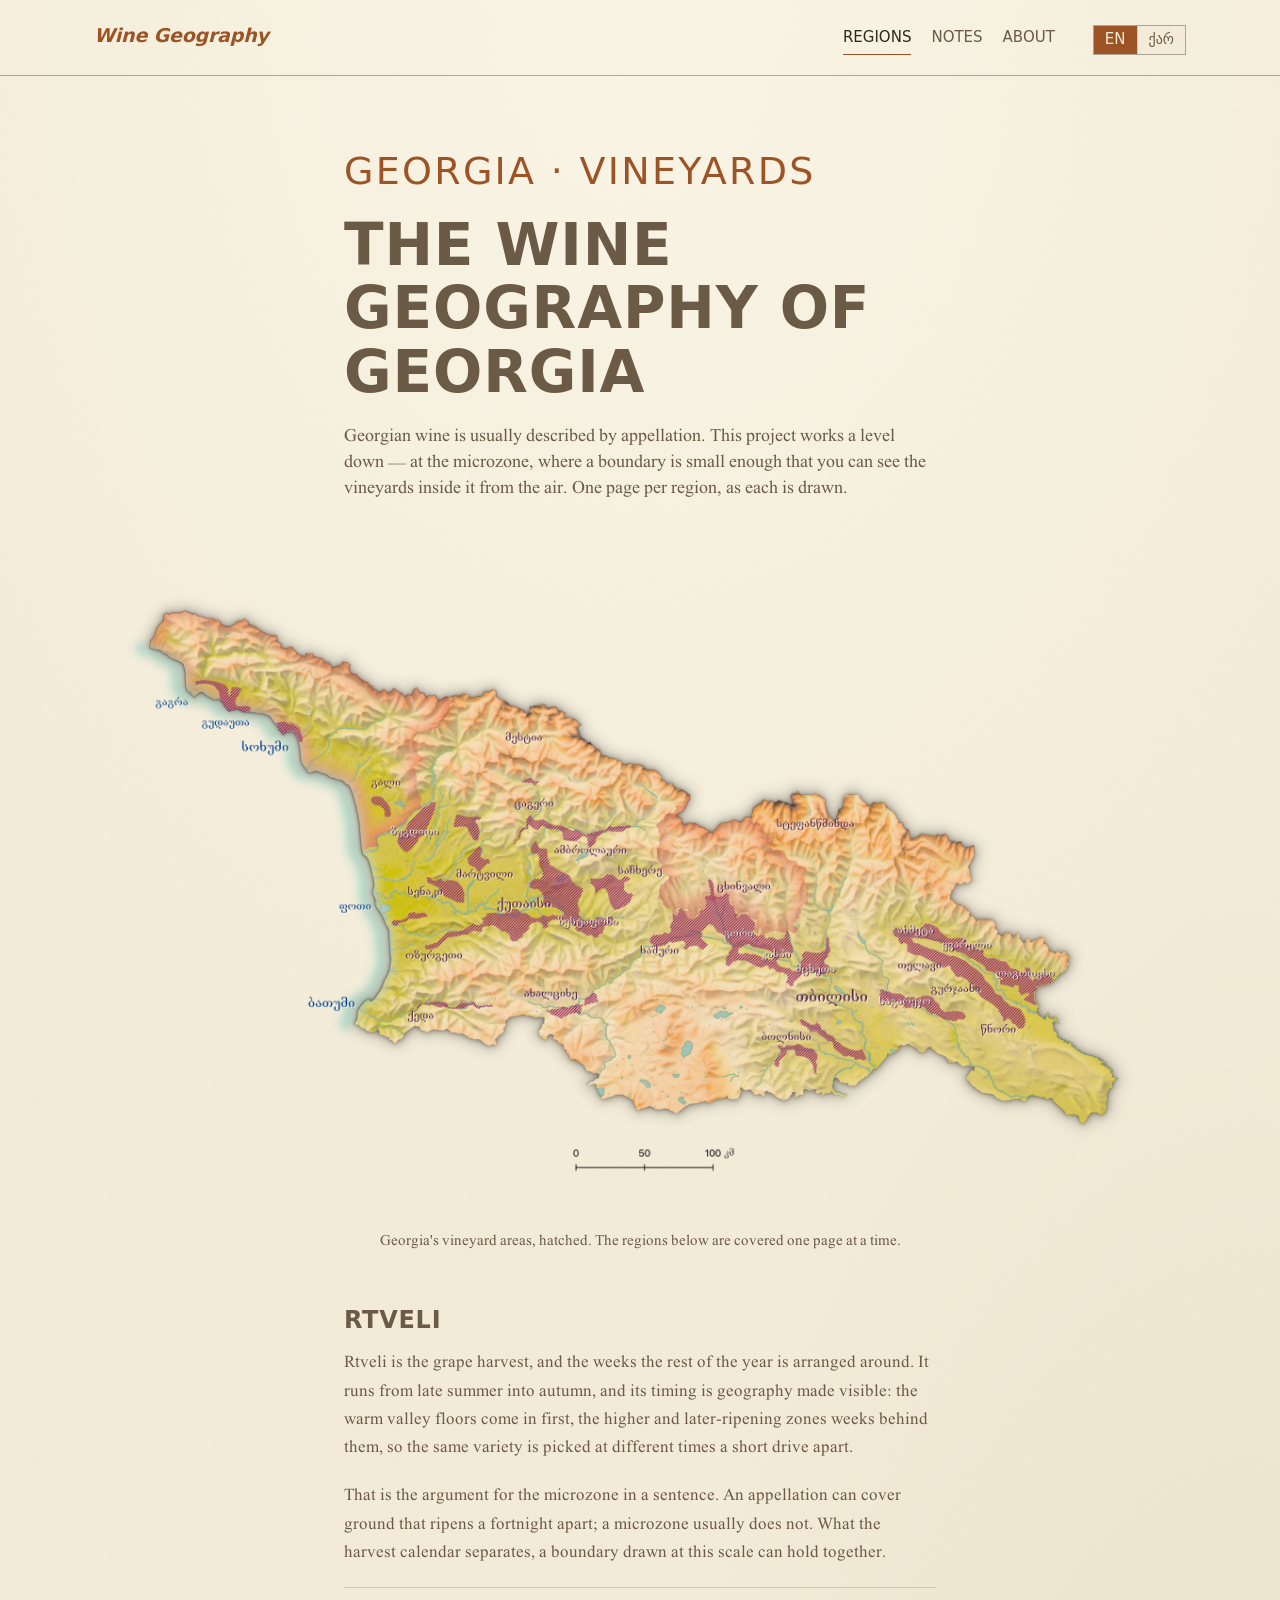
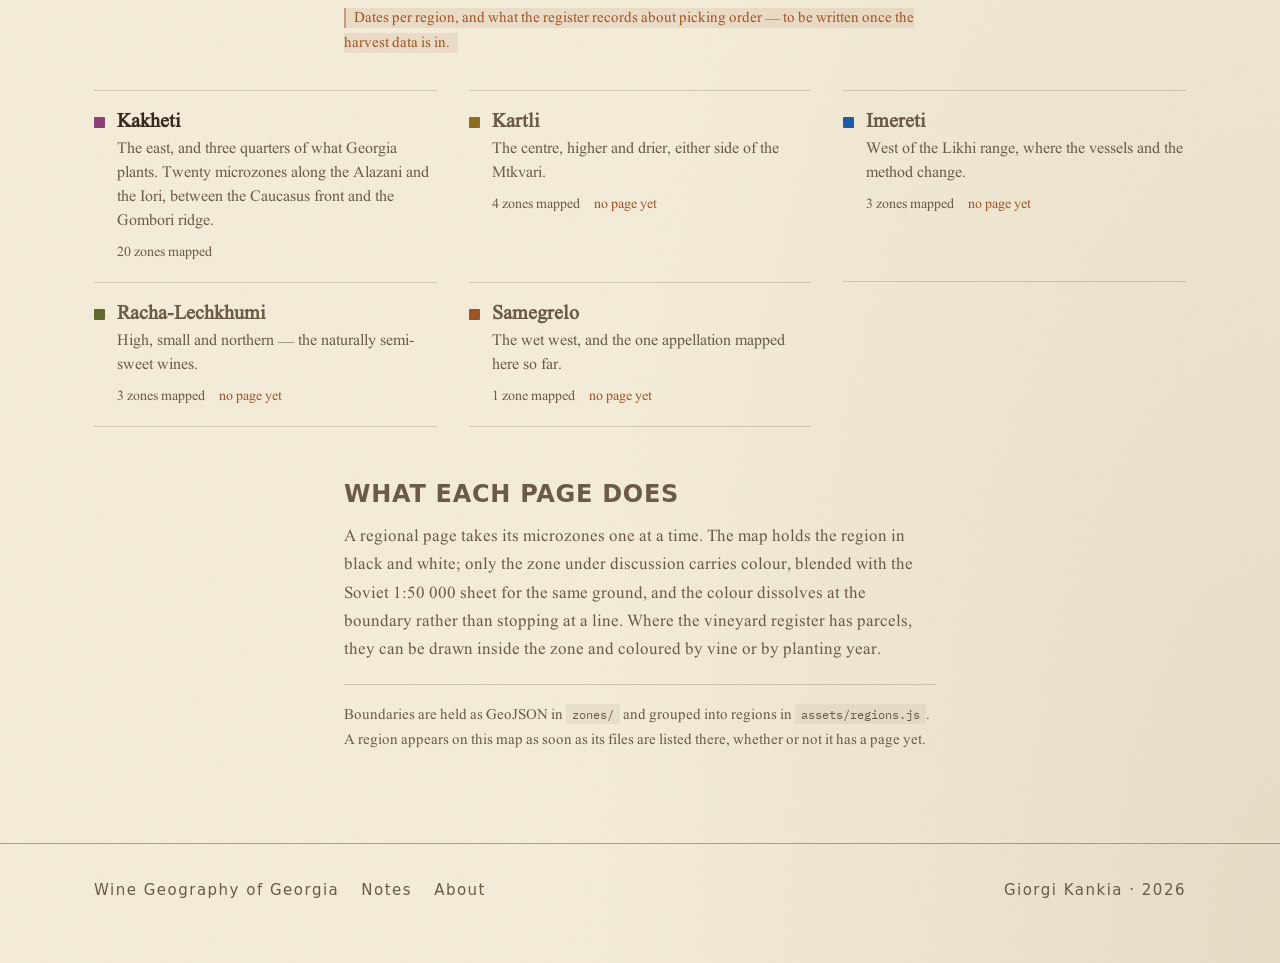
<file: index.html>
<!DOCTYPE html>
<html lang="en">
<head>
<meta charset="utf-8">
<meta name="viewport" content="width=device-width, initial-scale=1">
<meta http-equiv="Cache-Control" content="no-cache, must-revalidate">
<meta http-equiv="Pragma" content="no-cache">
<title>Wine Geography of Georgia</title>
<meta name="description" content="Mapping Georgia's wine regions, microzone by microzone.">

<link href="https://fonts.googleapis.com/css2?family=Google+Sans:ital,opsz,wght,GRAD@0,17..18,400..700,-50..200;1,17..18,400..700,-50..200&amp;family=IBM+Plex+Mono:wght@500&amp;display=swap" rel="stylesheet">
<link href="assets/site.css?v=20260831h" rel="stylesheet">
</head>
<body>

<header class="site-head">
  <div class="site-head-in">
    <a class="wordmark" href="index.html"><span lang="en">Wine <span>Geography</span></span><span lang="ka">ღვინის <span>გეოგრაფია</span></span></a>
    <nav class="site-nav">
      <a href="index.html" aria-current="page" data-i18n="nav.regions">Regions</a>
      <a href="notes.html" data-i18n="nav.notes">Notes</a>
      <a href="about.html" data-i18n="nav.about">About</a>
    </nav>
  </div>
</header>

<article>
  <div class="prose lede">
    <p class="eyebrow" lang="en">Georgia · vineyards</p>
    <p class="eyebrow" lang="ka">საქართველო · ვენახები</p>

    <h1 class="title" lang="en">The wine geography of Georgia</h1>
    <h1 class="title" lang="ka">საქართველოს მევენახეობისა და ღვინის გეოგრაფია</h1>

    <p class="standfirst" lang="en">Georgian wine is usually described by appellation.
      This project works a level down — at the microzone, where a boundary is small
      enough that you can see the vineyards inside it from the air. One page per
      region, as each is drawn.</p>
    <p class="standfirst" lang="ka">ქართულ ღვინოს ჩვეულებრივ აპელაციით აღწერენ. ეს
      პროექტი ერთი საფეხურით ქვემოთ მუშაობს — მიკროზონაზე, სადაც საზღვარი იმდენად
      მცირეა, რომ მასში მოქცეული ვენახები ჰაერიდან ჩანს. თითო გვერდი თითო
      რეგიონისთვის, როგორც კი დაიხაზება.</p>
    <p class="lang-pending" lang="ka">ამ გვერდის ძირითადი ტექსტი ჯერ ინგლისურადაა.
      სათაურები, რეგიონები და რუკის ინტერფეისი ქართულადაა.</p>
  </div>

  <!-- ── the country ─────────────────────────────────────────────────── -->
  <figure class="country">
    <img class="country-map" src="img/wine-geography-ka.png"
         alt="Relief map of Georgia with the vineyard areas hatched"
         width="2000" height="1414" loading="lazy">
    <figcaption class="country-note" data-i18n="hub.mapNote"></figcaption>
  </figure>

  <!-- ── rtveli ──────────────────────────────────────────────────────── -->
  <div class="prose">
    <h2 lang="en">Rtveli</h2>
    <h2 lang="ka">რთველი</h2>

    <p lang="en">Rtveli is the grape harvest, and the weeks the rest of the year
      is arranged around. It runs from late summer into autumn, and its timing is
      geography made visible: the warm valley floors come in first, the higher and
      later-ripening zones weeks behind them, so the same variety is picked at
      different times a short drive apart.</p>
    <p lang="ka">რთველი ყურძნის კრეფის სეზონია — კვირეები, რომელთა გარშემოც წლის
      დანარჩენი დროა გაწყობილი. ზაფხულის ბოლოდან შემოდგომამდე გრძელდება და მისი
      ვადა თავად გეოგრაფიას იმეორებს: ჯერ თბილი დაბლობი იკრიფება, უფრო მაღალი და
      გვიან მწიფე ზონები კი კვირებით გვიან — ისე, რომ ერთი და იგივე ჯიში ერთმანეთთან
      ახლოს სხვადასხვა დროს იკრიფება.</p>

    <p lang="en">That is the argument for the microzone in a sentence. An
      appellation can cover ground that ripens a fortnight apart; a microzone
      usually does not. What the harvest calendar separates, a boundary drawn at
      this scale can hold together.</p>
    <p lang="ka">სწორედ ეს არის მიკროზონის საჭიროების მთავარი არგუმენტი. აპელაცია
      შეიძლება მოიცავდეს ისეთ ტერიტორიას, სადაც მოსავალი ორი კვირის სხვაობით
      მწიფდება; მიკროზონა — ჩვეულებრივ არა. რასაც რთველის კალენდარი ჰყოფს, ამ
      მასშტაბით გავლებული საზღვარი ერთად იკავებს.</p>

    <p class="note"><span class="todo">Dates per region, and what the register
      records about picking order — to be written once the harvest data is
      in.</span></p>
  </div>

  <!-- ── the regions ─────────────────────────────────────────────────── -->
  <div class="prose prose-wide">
    <div id="region-list" class="regions"></div>
  </div>

  <div class="prose">
    <h2 lang="en">What each page does</h2>
    <h2 lang="ka">რას აკეთებს თითოეული გვერდი</h2>

    <p>A regional page takes its microzones one at a time. The map holds the region
      in black and white; only the zone under discussion carries colour, blended
      with the Soviet 1:50&nbsp;000 sheet for the same ground, and the colour
      dissolves at the boundary rather than stopping at a line. Where the vineyard
      register has parcels, they can be drawn inside the zone and coloured by vine
      or by planting year.</p>

    <p class="note">Boundaries are held as GeoJSON in <code>zones/</code> and grouped
      into regions in <code>assets/regions.js</code>. A region appears on this map as
      soon as its files are listed there, whether or not it has a page yet.</p>
  </div>
</article>

<footer class="site-foot">
  <div class="site-foot-in">
    <span>Wine Geography of Georgia</span>
    <a href="notes.html" data-i18n="nav.notes">Notes</a>
    <a href="about.html" data-i18n="nav.about">About</a>
    <span class="spacer">Giorgi Kankia · 2026</span>
  </div>
</footer>

<script src="assets/i18n.js?v=20260831h"></script>
<script src="assets/regions.js?v=20260831h"></script>
<script src="assets/hub.js?v=20260831h"></script>
</body>
</html>
</file>
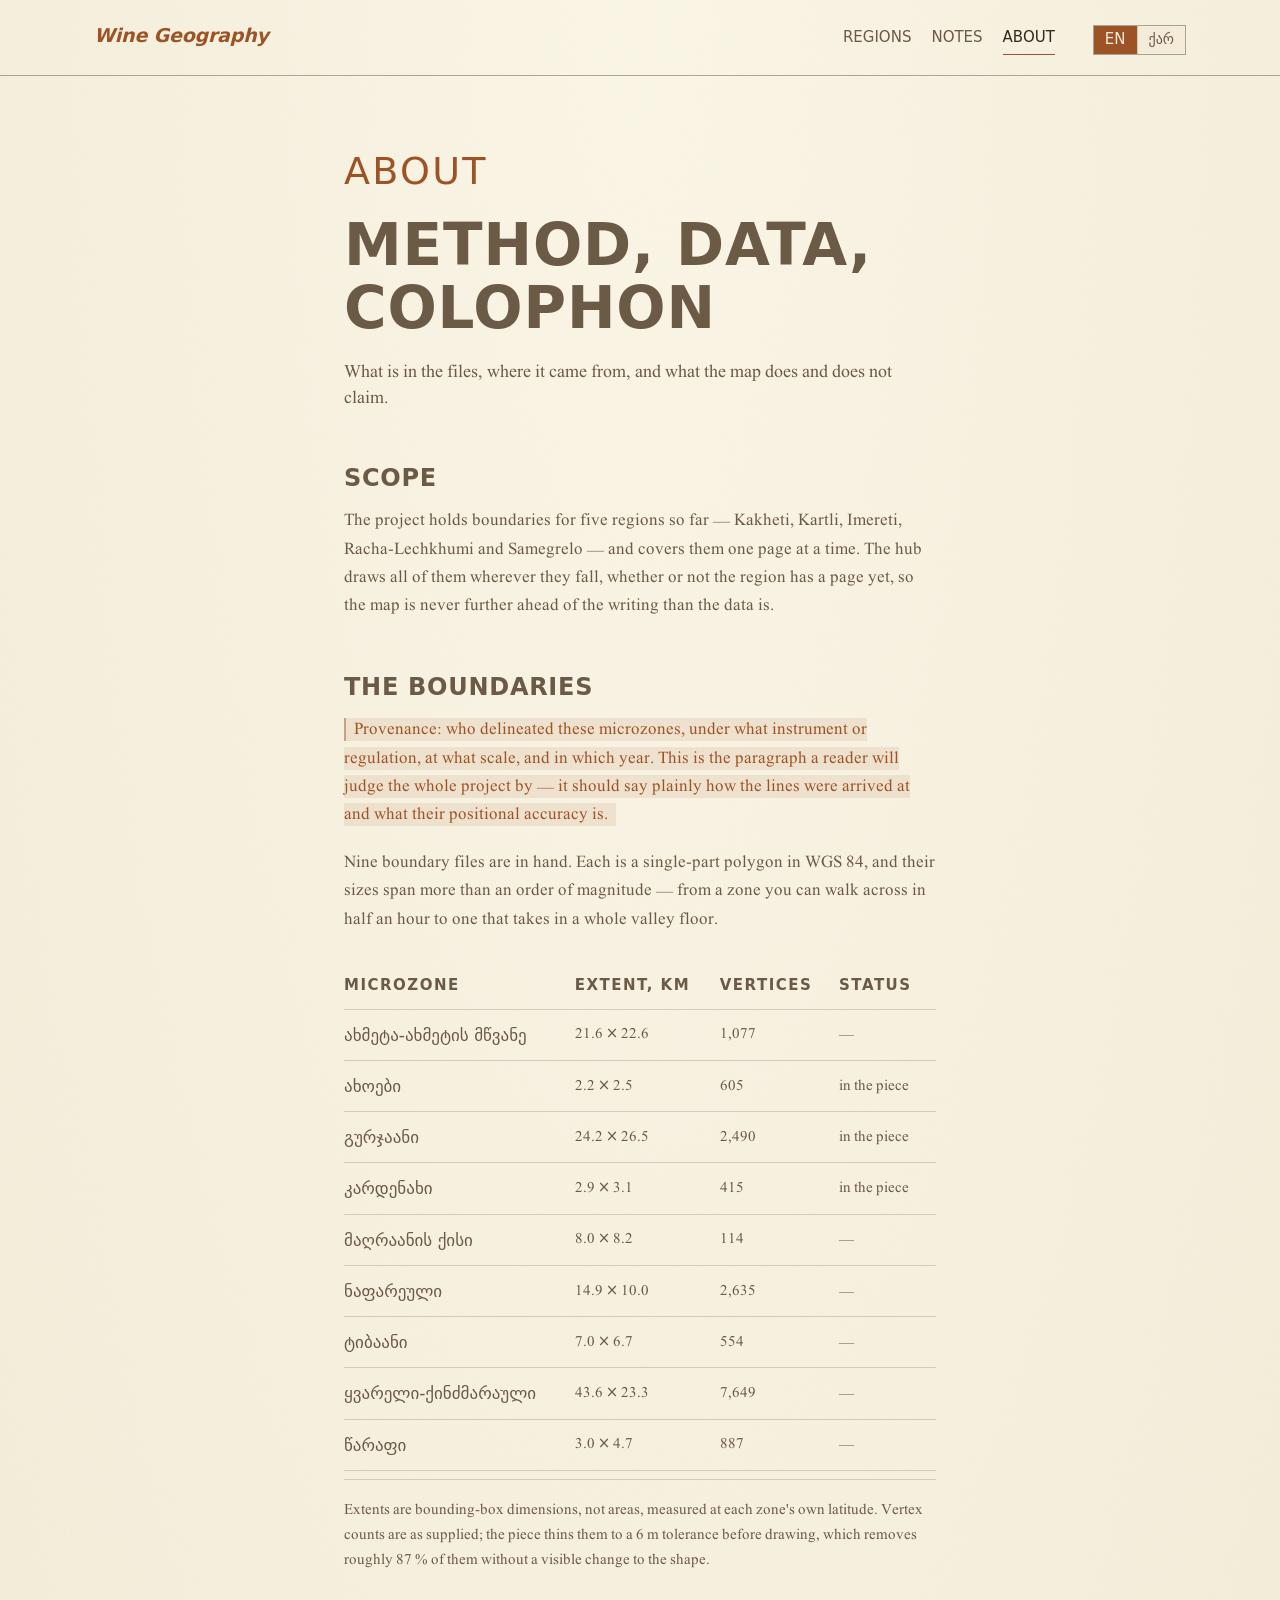
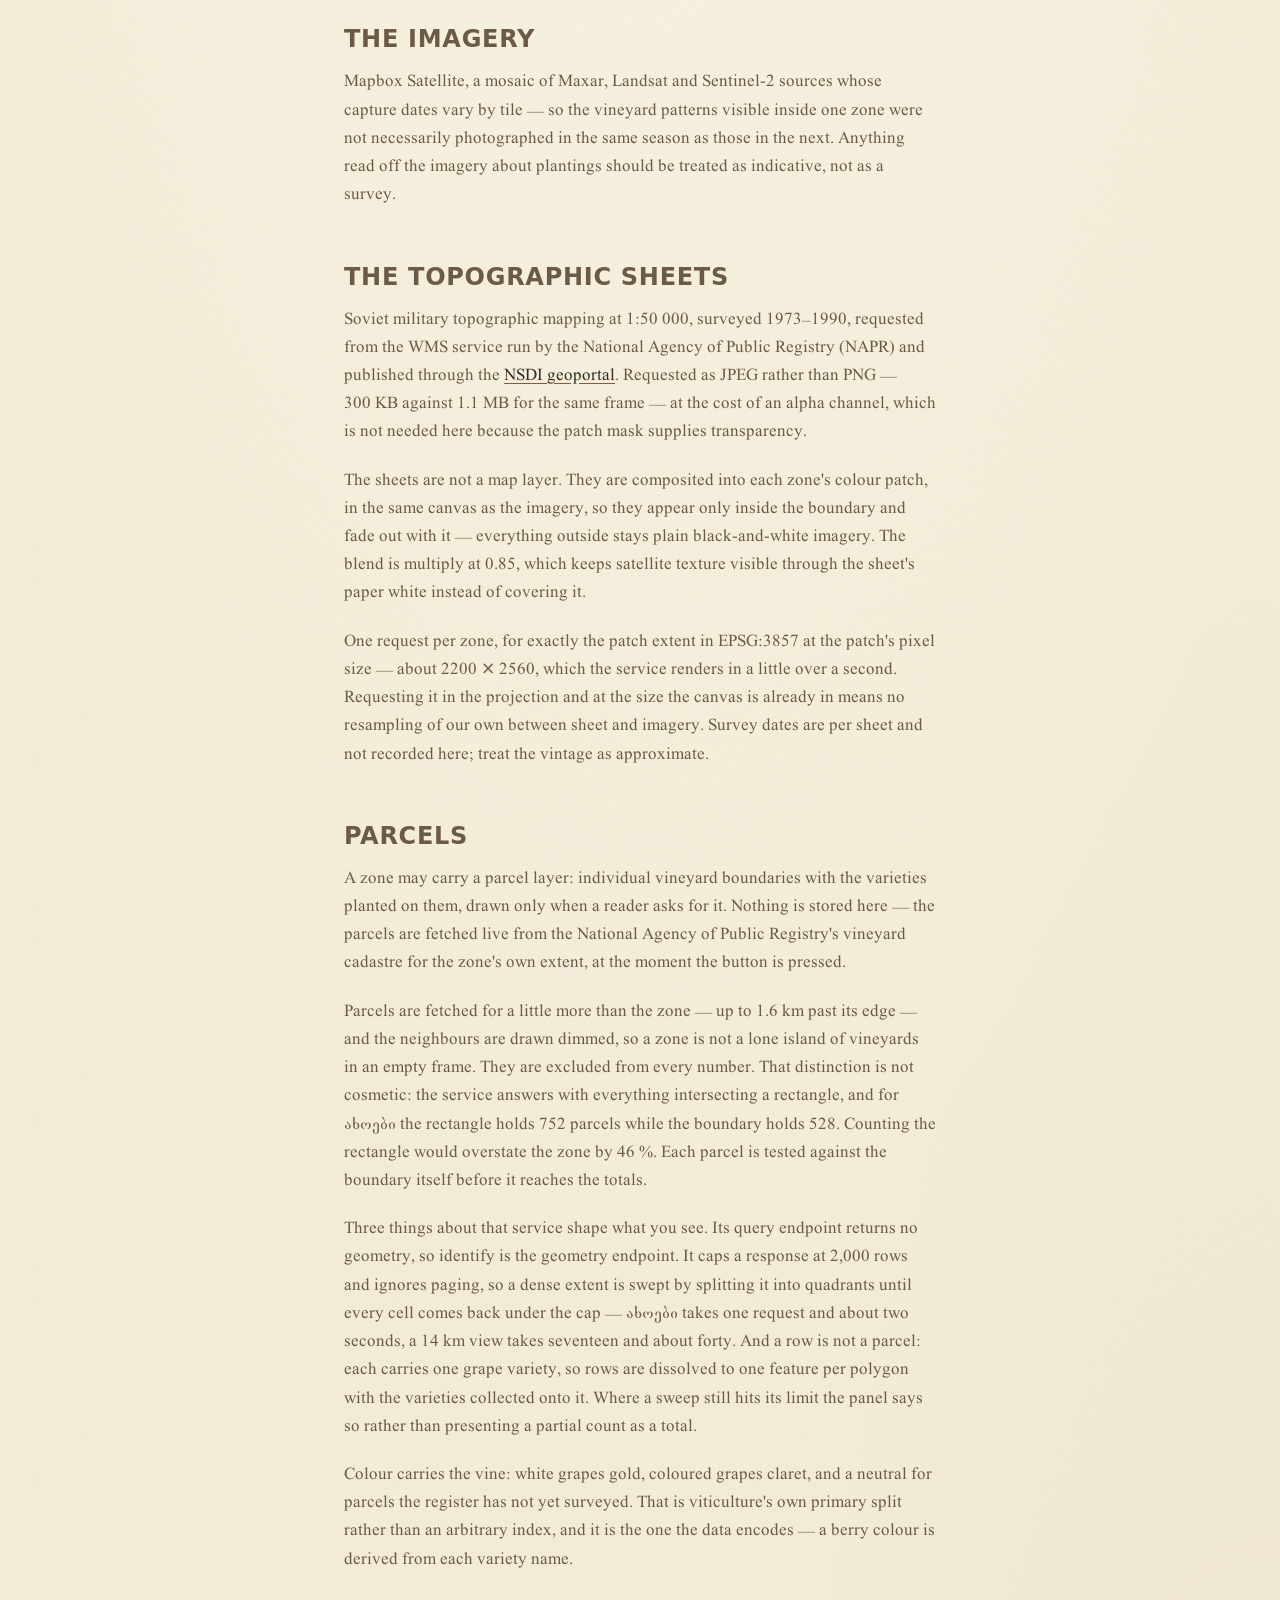
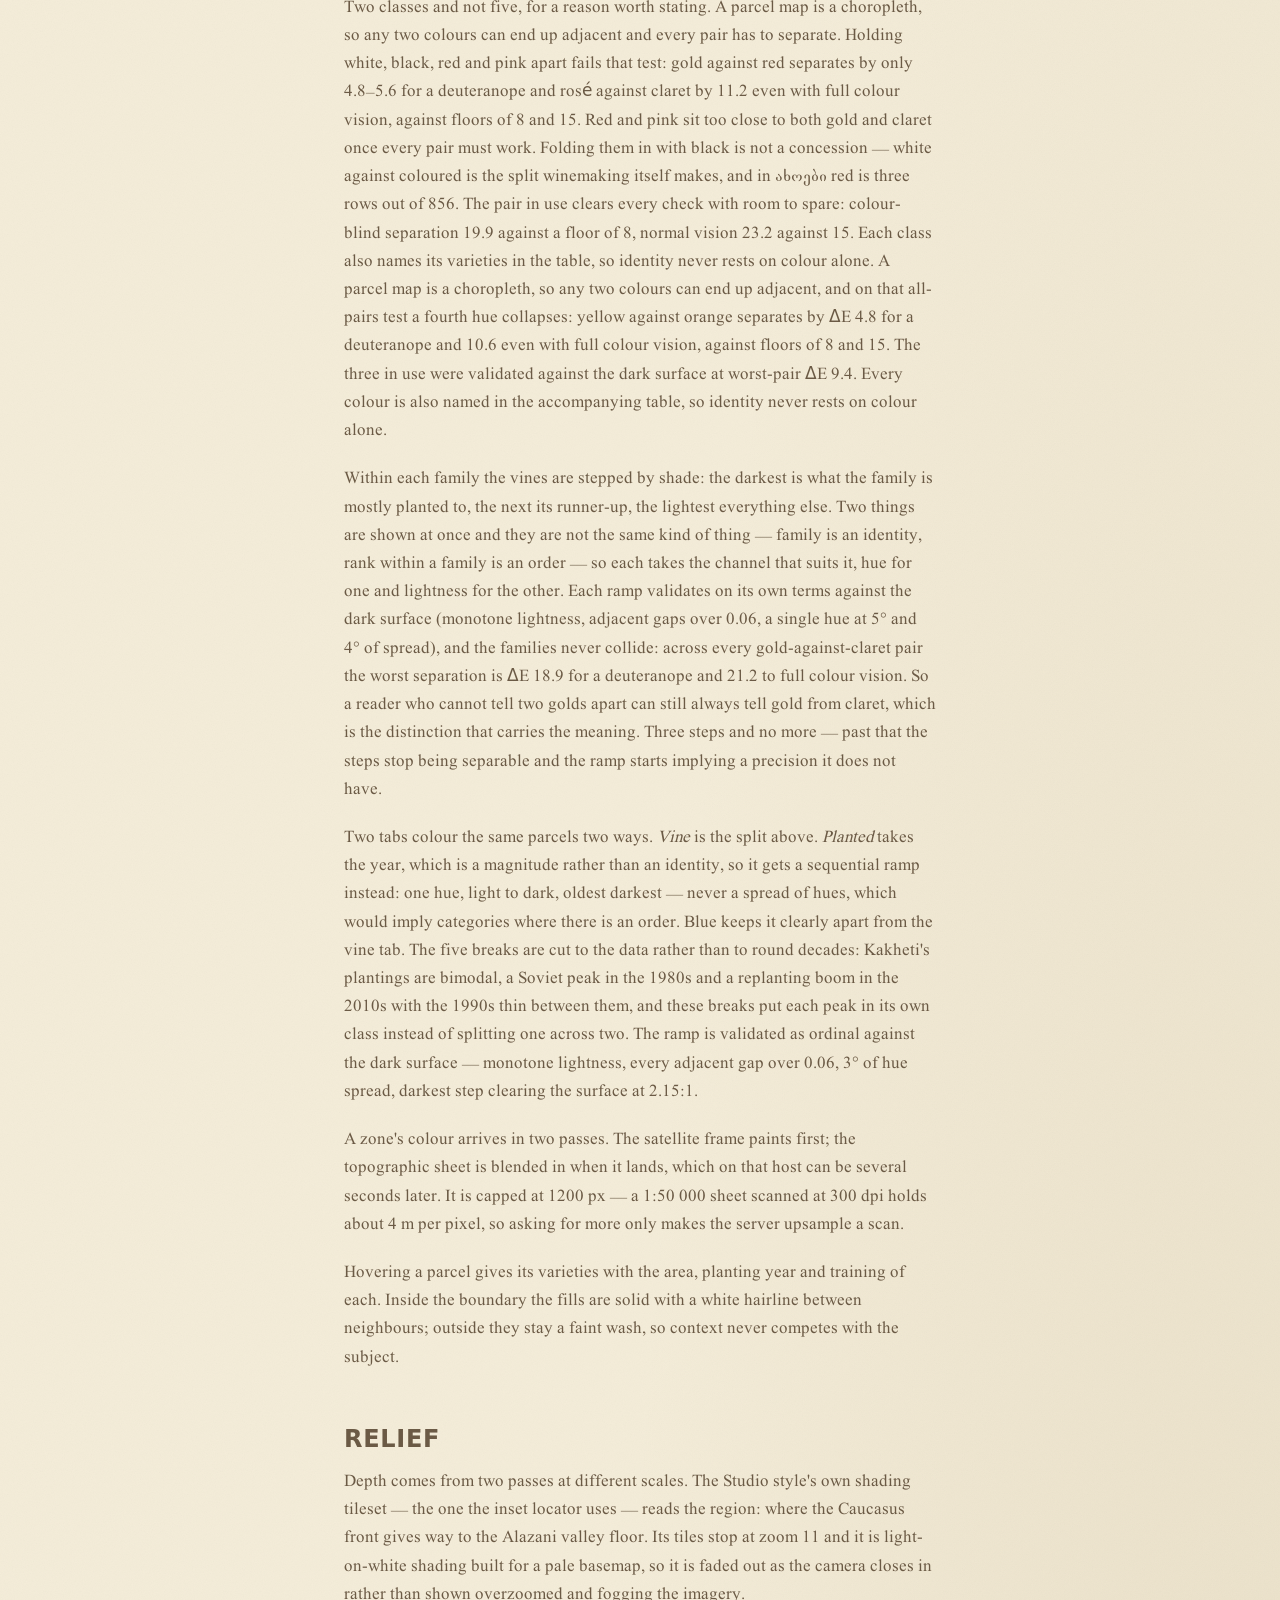
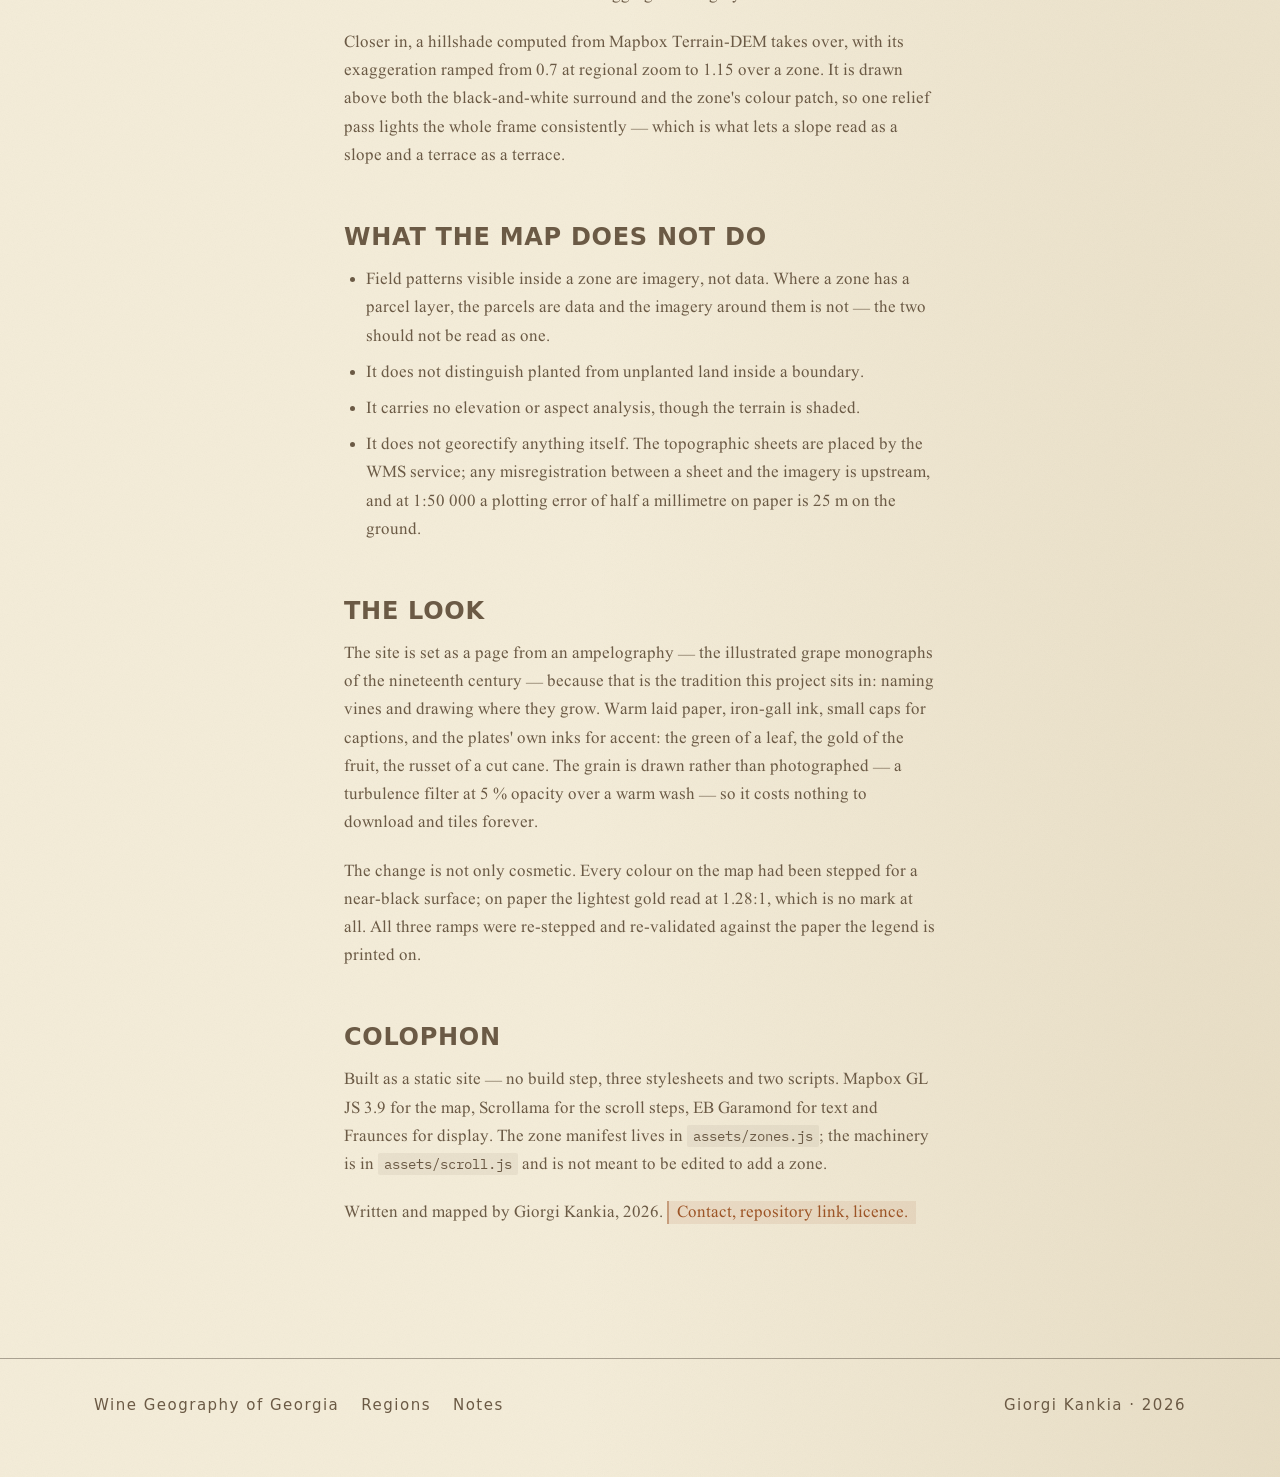
<file: about.html>
<!DOCTYPE html>
<html lang="en">
<head>
<meta charset="utf-8">
<meta name="viewport" content="width=device-width, initial-scale=1">
<meta http-equiv="Cache-Control" content="no-cache, must-revalidate">
<meta http-equiv="Pragma" content="no-cache">
<title>About — Nine Microzones</title>
<link href="https://fonts.googleapis.com/css2?family=Google+Sans:ital,opsz,wght,GRAD@0,17..18,400..700,-50..200;1,17..18,400..700,-50..200&amp;family=IBM+Plex+Mono:wght@500&amp;display=swap" rel="stylesheet">
<link href="assets/site.css?v=20260831h" rel="stylesheet">
</head>
<body>

<header class="site-head">
  <div class="site-head-in">
    <a class="wordmark" href="index.html"><span lang="en">Wine <span>Geography</span></span><span lang="ka">ღვინის <span>გეოგრაფია</span></span></a>
    <nav class="site-nav">
      <a href="index.html" data-i18n="nav.regions">Regions</a>
      <a href="notes.html" data-i18n="nav.notes">Notes</a>
      <a href="about.html" aria-current="page" data-i18n="nav.about">About</a>
    </nav>
  </div>
</header>

<article class="prose lede">
  <p class="eyebrow" lang="en">About</p>
  <p class="eyebrow" lang="ka">პროექტის შესახებ</p>
  <h1 class="title" lang="en">Method, data, colophon</h1>
  <h1 class="title" lang="ka">მეთოდი, მონაცემები, კოლოფონი</h1>
  <p class="standfirst" lang="en">What is in the files, where it came from, and what the
    map does and does not claim.</p>
  <p class="standfirst" lang="ka">რა არის ფაილებში, საიდან მოვიდა, და რას ამბობს
    რუკა და რას — არა.</p>
    <p class="lang-pending" lang="ka">ამ გვერდის ძირითადი ტექსტი ჯერ ინგლისურადაა.
      სათაურები და რუკის ინტერფეისი ქართულადაა; სტატიის თარგმანი მოგვიანებით
      დაემატება.</p>

  <h2 lang="en">Scope</h2>
  <h2 lang="ka">მოცულობა</h2>
  <p>The project holds boundaries for five regions so far — Kakheti, Kartli,
    Imereti, Racha-Lechkhumi and Samegrelo — and covers them one page at a time.
    The hub draws all of them wherever they fall, whether or not the region has a
    page yet, so the map is never further ahead of the writing than the data is.</p>

  <h2 lang="en">The boundaries</h2>
  <h2 lang="ka">საზღვრები</h2>
  <p><span class="todo">Provenance: who delineated these microzones, under what
    instrument or regulation, at what scale, and in which year. This is the
    paragraph a reader will judge the whole project by — it should say plainly
    how the lines were arrived at and what their positional accuracy is.</span></p>

  <p>Nine boundary files are in hand. Each is a single-part polygon in
    WGS 84, and their sizes span more than an order of magnitude — from a zone
    you can walk across in half an hour to one that takes in a whole valley
    floor.</p>

  <div class="table-wrap">
    <table class="zones">
      <thead>
        <tr><th>Microzone</th><th>Extent, km</th><th>Vertices</th><th>Status</th></tr>
      </thead>
      <tbody>
        <tr>
          <td class="name">ახმეტა-ახმეტის მწვანე</td>
          <td class="num">21.6 × 22.6</td>
          <td class="num">1,077</td>
          <td class="num">—</td>
        </tr>
        <tr>
          <td class="name">ახოები</td>
          <td class="num">2.2 × 2.5</td>
          <td class="num">605</td>
          <td>in the piece</td>
        </tr>
        <tr>
          <td class="name">გურჯაანი</td>
          <td class="num">24.2 × 26.5</td>
          <td class="num">2,490</td>
          <td>in the piece</td>
        </tr>
        <tr>
          <td class="name">კარდენახი</td>
          <td class="num">2.9 × 3.1</td>
          <td class="num">415</td>
          <td>in the piece</td>
        </tr>
        <tr>
          <td class="name">მაღრაანის ქისი</td>
          <td class="num">8.0 × 8.2</td>
          <td class="num">114</td>
          <td class="num">—</td>
        </tr>
        <tr>
          <td class="name">ნაფარეული</td>
          <td class="num">14.9 × 10.0</td>
          <td class="num">2,635</td>
          <td class="num">—</td>
        </tr>
        <tr>
          <td class="name">ტიბაანი</td>
          <td class="num">7.0 × 6.7</td>
          <td class="num">554</td>
          <td class="num">—</td>
        </tr>
        <tr>
          <td class="name">ყვარელი-ქინძმარაული</td>
          <td class="num">43.6 × 23.3</td>
          <td class="num">7,649</td>
          <td class="num">—</td>
        </tr>
        <tr>
          <td class="name">წარაფი</td>
          <td class="num">3.0 × 4.7</td>
          <td class="num">887</td>
          <td class="num">—</td>
        </tr>
      </tbody>
    </table>
  </div>

  <p class="note">Extents are bounding-box dimensions, not areas, measured at each
    zone's own latitude. Vertex counts are as supplied; the piece thins them to a
    6&nbsp;m tolerance before drawing, which removes roughly 87&nbsp;% of them
    without a visible change to the shape.</p>

  <h2 lang="en">The imagery</h2>
  <h2 lang="ka">სატელიტური სურათები</h2>
  <p>Mapbox Satellite, a mosaic of Maxar, Landsat and Sentinel-2 sources whose
    capture dates vary by tile — so the vineyard patterns visible inside one zone
    were not necessarily photographed in the same season as those in the next.
    Anything read off the imagery about plantings should be treated as indicative,
    not as a survey.</p>

  <h2 lang="en">The topographic sheets</h2>
  <h2 lang="ka">ტოპოგრაფიული რუკები</h2>
  <p>Soviet military topographic mapping at 1:50&nbsp;000, surveyed 1973&ndash;1990,
    requested from the WMS service run by the National Agency of Public Registry
    (NAPR) and published through the
    <a href="https://nsdi.gov.ge/ka/geoportal">NSDI geoportal</a>. Requested as
    JPEG rather than PNG — 300&nbsp;KB against 1.1&nbsp;MB for the same frame — at
    the cost of an alpha channel, which is not needed here because the patch mask
    supplies transparency.</p>
  <p>The sheets are not a map layer. They are composited into each zone's colour
    patch, in the same canvas as the imagery, so they appear only inside the
    boundary and fade out with it — everything outside stays plain black-and-white
    imagery. The blend is multiply at 0.85, which keeps satellite texture visible
    through the sheet's paper white instead of covering it.</p>
  <p>One request per zone, for exactly the patch extent in EPSG:3857 at the
    patch's pixel size — about 2200&nbsp;&times;&nbsp;2560, which the service
    renders in a little over a second. Requesting it in the projection and at the
    size the canvas is already in means no resampling of our own between sheet and
    imagery. Survey dates are per sheet and not recorded here; treat the vintage
    as approximate.</p>

  <h2 lang="en">Parcels</h2>
  <h2 lang="ka">ნაკვეთები</h2>
  <p>A zone may carry a parcel layer: individual vineyard boundaries with the
    varieties planted on them, drawn only when a reader asks for it. Nothing is
    stored here — the parcels are fetched live from the National Agency of Public
    Registry's vineyard cadastre for the zone's own extent, at the moment the
    button is pressed.</p>
  <p>Parcels are fetched for a little more than the zone — up to 1.6&nbsp;km past
    its edge — and the neighbours are drawn dimmed, so a zone is not a lone island
    of vineyards in an empty frame. They are excluded from every number. That
    distinction is not cosmetic: the service answers with everything intersecting
    a rectangle, and for ახოები the rectangle holds 752 parcels while the boundary
    holds 528. Counting the rectangle would overstate the zone by 46&nbsp;%. Each
    parcel is tested against the boundary itself before it reaches the totals.</p>

  <p>Three things about that service shape what you see. Its query endpoint
    returns no geometry, so identify is the geometry endpoint. It caps a response
    at 2,000 rows and ignores paging, so a dense extent is swept by splitting it
    into quadrants until every cell comes back under the cap — ახოები takes one
    request and about two seconds, a 14&nbsp;km view takes seventeen and about
    forty. And a row is not a parcel: each carries one grape variety, so rows are
    dissolved to one feature per polygon with the varieties collected onto it.
    Where a sweep still hits its limit the panel says so rather than presenting a
    partial count as a total.</p>
  <p>Colour carries the vine: white grapes gold, coloured grapes claret, and a
    neutral for parcels the register has not yet surveyed. That is viticulture's
    own primary split rather than an arbitrary index, and it is the one the data
    encodes — a berry colour is derived from each variety name.</p>

  <p>Two classes and not five, for a reason worth stating. A parcel map is a
    choropleth, so any two colours can end up adjacent and every pair has to
    separate. Holding white, black, red and pink apart fails that test: gold
    against red separates by only 4.8&ndash;5.6 for a deuteranope and rosé against
    claret by 11.2 even with full colour vision, against floors of 8 and 15. Red
    and pink sit too close to both gold and claret once every pair must work.
    Folding them in with black is not a concession — white against coloured is the
    split winemaking itself makes, and in ახოები red is three rows out of 856. The
    pair in use clears every check with room to spare: colour-blind separation
    19.9 against a floor of 8, normal vision 23.2 against 15. Each class also
    names its varieties in the table, so identity never rests on colour alone. A parcel map is a
    choropleth, so any two colours can end up adjacent, and on that all-pairs
    test a fourth hue collapses: yellow against orange separates by ΔE 4.8 for a
    deuteranope and 10.6 even with full colour vision, against floors of 8 and
    15. The three in use were validated against the dark surface at worst-pair
    ΔE 9.4. Every colour is also named in the accompanying table, so identity
    never rests on colour alone.</p>

  <p>Within each family the vines are stepped by shade: the darkest is what the
    family is mostly planted to, the next its runner-up, the lightest everything
    else. Two things are shown at once and they are not the same kind of thing —
    family is an identity, rank within a family is an order — so each takes the
    channel that suits it, hue for one and lightness for the other. Each ramp
    validates on its own terms against the dark surface (monotone lightness,
    adjacent gaps over 0.06, a single hue at 5&deg; and 4&deg; of spread), and the
    families never collide: across every gold-against-claret pair the worst
    separation is &Delta;E 18.9 for a deuteranope and 21.2 to full colour vision.
    So a reader who cannot tell two golds apart can still always tell gold from
    claret, which is the distinction that carries the meaning. Three steps and no
    more — past that the steps stop being separable and the ramp starts implying
    a precision it does not have.</p>

  <p>Two tabs colour the same parcels two ways. <em>Vine</em> is the split above.
    <em>Planted</em> takes the year, which is a magnitude rather than an identity,
    so it gets a sequential ramp instead: one hue, light to dark, oldest darkest —
    never a spread of hues, which would imply categories where there is an order.
    Blue keeps it clearly apart from the vine tab. The five breaks are cut to the
    data rather than to round decades: Kakheti's plantings are bimodal, a Soviet
    peak in the 1980s and a replanting boom in the 2010s with the 1990s thin
    between them, and these breaks put each peak in its own class instead of
    splitting one across two. The ramp is validated as ordinal against the dark
    surface — monotone lightness, every adjacent gap over 0.06, 3&deg; of hue
    spread, darkest step clearing the surface at 2.15:1.</p>

  <p>A zone's colour arrives in two passes. The satellite frame paints first; the
    topographic sheet is blended in when it lands, which on that host can be
    several seconds later. It is capped at 1200&nbsp;px — a 1:50&nbsp;000 sheet
    scanned at 300&nbsp;dpi holds about 4&nbsp;m per pixel, so asking for more
    only makes the server upsample a scan.</p>

  <p>Hovering a parcel gives its varieties with the area, planting year and
    training of each. Inside the boundary the fills are solid with a white
    hairline between neighbours; outside they stay a faint wash, so context never
    competes with the subject.</p>

  <h2 lang="en">Relief</h2>
  <h2 lang="ka">რელიეფი</h2>
  <p>Depth comes from two passes at different scales. The Studio style's own
    shading tileset — the one the inset locator uses — reads the region: where the
    Caucasus front gives way to the Alazani valley floor. Its tiles stop at zoom
    11 and it is light-on-white shading built for a pale basemap, so it is faded
    out as the camera closes in rather than shown overzoomed and fogging the
    imagery.</p>
  <p>Closer in, a hillshade computed from Mapbox Terrain-DEM takes over, with its
    exaggeration ramped from 0.7 at regional zoom to 1.15 over a zone. It is drawn
    above both the black-and-white surround and the zone's colour patch, so one
    relief pass lights the whole frame consistently — which is what lets a slope
    read as a slope and a terrace as a terrace.</p>

  <h2 lang="en">What the map does not do</h2>
  <h2 lang="ka">რას არ აკეთებს რუკა</h2>
  <ul>
    <li>Field patterns visible inside a zone are imagery, not data. Where a zone
      has a parcel layer, the parcels are data and the imagery around them is
      not — the two should not be read as one.</li>
    <li>It does not distinguish planted from unplanted land inside a boundary.</li>
    <li>It carries no elevation or aspect analysis, though the terrain is shaded.</li>
    <li>It does not georectify anything itself. The topographic sheets are placed
      by the WMS service; any misregistration between a sheet and the imagery is
      upstream, and at 1:50&nbsp;000 a plotting error of half a millimetre on
      paper is 25&nbsp;m on the ground.</li>
  </ul>

  <h2 lang="en">The look</h2>
  <h2 lang="ka">ვიზუალური ენა</h2>
  <p>The site is set as a page from an ampelography — the illustrated grape
    monographs of the nineteenth century — because that is the tradition this
    project sits in: naming vines and drawing where they grow. Warm laid paper,
    iron-gall ink, small caps for captions, and the plates' own inks for accent:
    the green of a leaf, the gold of the fruit, the russet of a cut cane. The
    grain is drawn rather than photographed — a turbulence filter at 5&nbsp;%
    opacity over a warm wash — so it costs nothing to download and tiles forever.</p>
  <p>The change is not only cosmetic. Every colour on the map had been stepped for
    a near-black surface; on paper the lightest gold read at 1.28:1, which is no
    mark at all. All three ramps were re-stepped and re-validated against the
    paper the legend is printed on.</p>

  <h2 lang="en">Colophon</h2>
  <h2 lang="ka">კოლოფონი</h2>
  <p>Built as a static site — no build step, three stylesheets and two scripts.
    Mapbox GL JS 3.9 for the map, Scrollama for the scroll steps, EB Garamond for
    text and Fraunces for display. The zone manifest lives in
    <code>assets/zones.js</code>; the machinery is in
    <code>assets/scroll.js</code> and is not meant to be edited to add a zone.</p>

  <p>Written and mapped by Giorgi Kankia, 2026.
    <span class="todo">Contact, repository link, licence.</span></p>
</article>

<footer class="site-foot">
  <div class="site-foot-in">
    <span>Wine Geography of Georgia</span>
    <a href="index.html" data-i18n="nav.regions">Regions</a>
    <a href="notes.html" data-i18n="nav.notes">Notes</a>
    <span class="spacer">Giorgi Kankia · 2026</span>
  </div>
</footer>
<script src="assets/i18n.js?v=20260831h"></script>
</body>
</html>
</file>
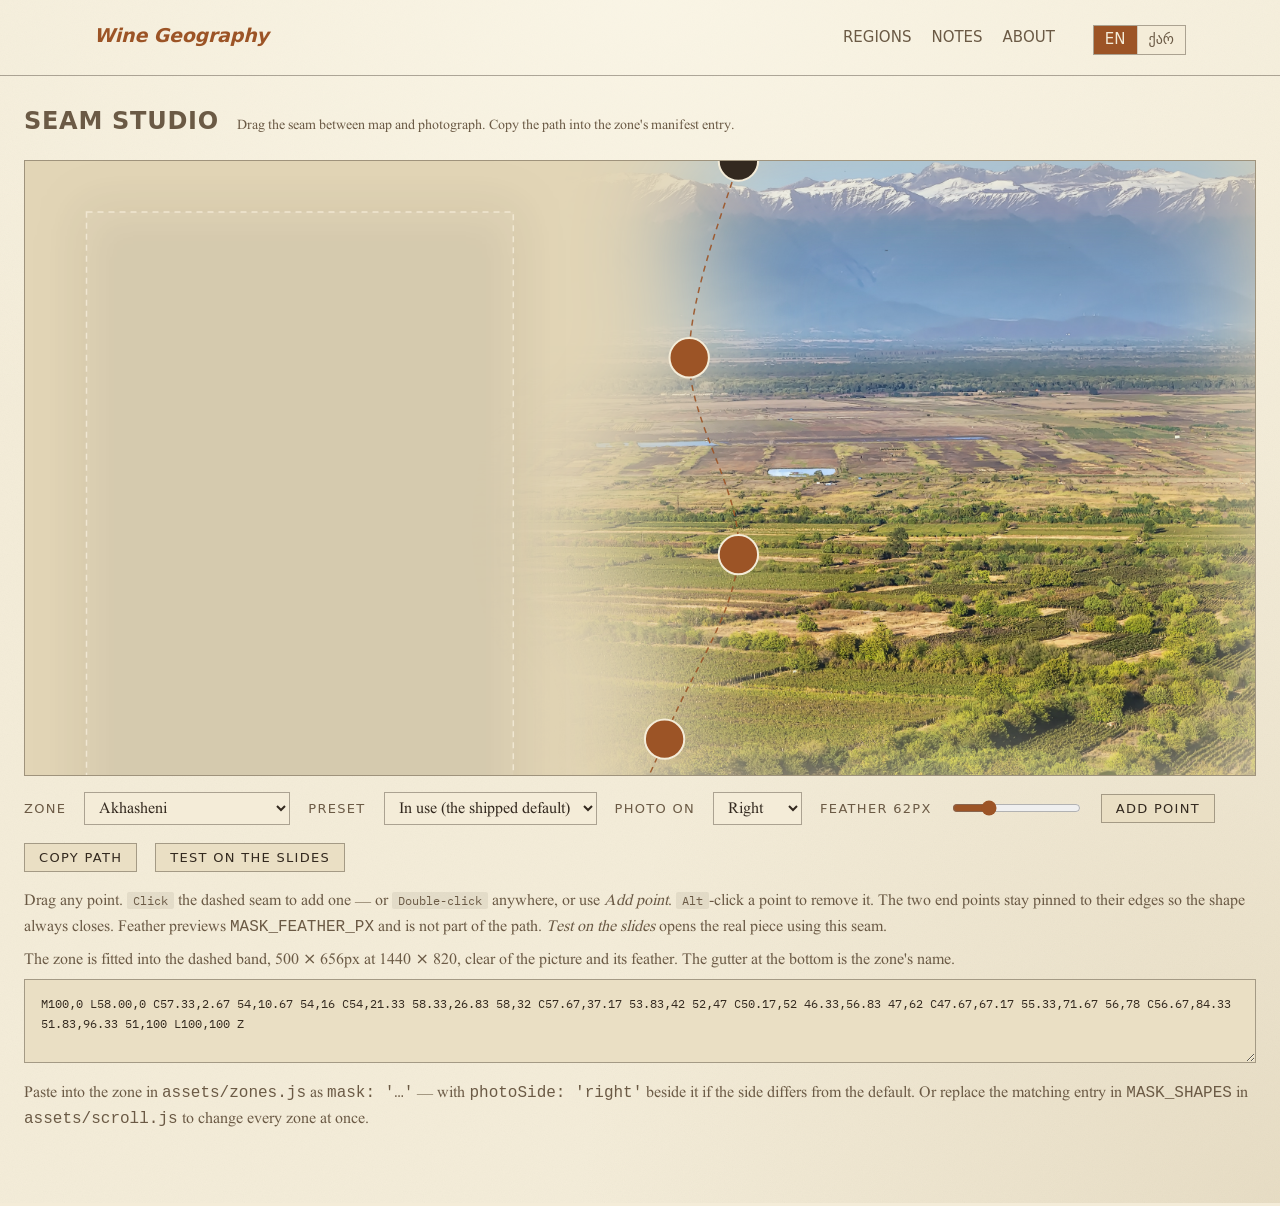
<file: mask-studio.html>
<!DOCTYPE html>
<html lang="en">
<head>
<meta charset="utf-8">
<meta name="viewport" content="width=device-width, initial-scale=1">
<meta http-equiv="Cache-Control" content="no-cache, must-revalidate">
<meta http-equiv="Pragma" content="no-cache">
<title>Seam studio — Nine Microzones</title>
<link href="https://fonts.googleapis.com/css2?family=Google+Sans:ital,opsz,wght,GRAD@0,17..18,400..700,-50..200;1,17..18,400..700,-50..200&amp;family=IBM+Plex+Mono:wght@500&amp;display=swap" rel="stylesheet">
<link href="assets/site.css?v=20260831h" rel="stylesheet">
<style>
  /* A tool, not a page of the site: it gets its own compact chrome. */
  .studio { max-width: 1400px; margin: 0 auto; padding: 26px 24px 70px; }
  .studio-head { display: flex; align-items: baseline; gap: 18px; flex-wrap: wrap; margin-bottom: 18px; }
  .studio-head h1 { font-family: var(--font); font-size: 24px; font-weight: 700; margin: 0; letter-spacing: .03em; }
  .studio-head p { margin: 0; color: var(--dim); font-size: 14px; }

  #preview {
    position: relative; width: 100%; aspect-ratio: 16 / 8;
    overflow: hidden; background: var(--paper-edge); border: 1px solid var(--rule-firm);
    touch-action: none; cursor: crosshair;
  }
  #map-side, #photo-side { position: absolute; inset: 0; background-size: cover; background-position: center; }
  #map-side { filter: grayscale(1) sepia(.45) contrast(1.02) brightness(.95); }
  #photo-side { background-color: #55402a; }
  #handles { position: absolute; inset: 0; }
  #handles .seam { fill: none; stroke: rgba(156,84,38,.9); stroke-width: 1.5; stroke-dasharray: 6 5;
                   pointer-events: none; }
  /* An invisible fat copy of the seam, which is what the pointer actually hits.
     The visible dashes are 1.5px and impossible to double-click accurately. */
  #handles .seam-hit { fill: none; stroke: transparent; stroke-width: 14; cursor: copy; }
  #handles circle { fill: var(--russet); stroke: var(--paper); stroke-width: 2; cursor: grab; }
  #handles circle.edge { fill: var(--ink); }
  /* Where the zone will actually be fitted, given this seam. */
  #handles .band { fill: rgba(244,236,216,.10); stroke: rgba(244,236,216,.85);
                   stroke-width: 1.5; stroke-dasharray: 6 5; pointer-events: none;
                   filter: drop-shadow(0 0 2px rgba(20,14,8,.7)); }
  #handles .band.tight { fill: rgba(156,84,38,.16); stroke: rgba(156,84,38,.8); }
  #handles circle:active { cursor: grabbing; }

  .row { display: flex; gap: 18px; flex-wrap: wrap; align-items: center; margin: 16px 0; }
  .row label { font-family: var(--font);
               letter-spacing: .1em; font-size: 13px; color: var(--ink-soft); }
  select, input[type=range] { accent-color: var(--russet); }
  select {
    background: var(--paper); color: var(--ink); border: 1px solid var(--rule-firm);
    padding: 6px 10px; font-family: inherit; font-size: 16px;
  }
  .btn {
    background: var(--paper-deep); border: 1px solid var(--rule-firm); color: var(--ink);
    padding: 6px 14px; cursor: pointer;
    font-family: var(--font);
    letter-spacing: .1em; font-size: 13px;
  }
  .btn:hover { background: var(--russet); color: var(--paper); border-color: var(--russet); }
  #out {
    width: 100%; min-height: 84px; margin-top: 6px; padding: 14px 16px;
    background: var(--paper-deep); color: var(--ink); border: 1px solid var(--rule-firm);
    font-family: var(--font-mono); font-size: 12px; line-height: 1.6;
    resize: vertical; word-break: break-all;
  }
  .hint { font-size: 16px; color: var(--ink-soft); margin: 6px 0 0; }
  .hint kbd {
    font-family: var(--font-mono); font-size: 12px;
    background: rgba(51,41,31,.08); padding: 1px 6px; border-radius: 2px;
  }
</style>
</head>
<body>

<header class="site-head">
  <div class="site-head-in">
    <a class="wordmark" href="index.html"><span lang="en">Wine <span>Geography</span></span><span lang="ka">ღვინის <span>გეოგრაფია</span></span></a>
    <nav class="site-nav">
      <a href="index.html" data-i18n="nav.regions">Regions</a>
      <a href="notes.html" data-i18n="nav.notes">Notes</a>
      <a href="about.html" data-i18n="nav.about">About</a>
    </nav>
  </div>
</header>

<div class="studio">
  <div class="studio-head">
    <h1>Seam studio</h1>
    <p>Drag the seam between map and photograph. Copy the path into the zone's manifest entry.</p>
  </div>

  <div id="preview">
    <div id="map-side"></div>
    <div id="photo-side"></div>
    <svg id="handles" viewBox="0 0 100 100" preserveAspectRatio="none"></svg>
  </div>

  <div class="row">
    <label for="zone">Zone</label>
    <select id="zone"></select>

    <label for="preset">Preset</label>
    <select id="preset">
      <option value="in use">In use (the shipped default)</option>
      <option value="wave">Wave</option>
      <option value="straight">Straight</option>
      <option value="diagonal">Diagonal</option>
      <option value="arc">Arc</option>
      <option value="notch">Notch</option>
    </select>

    <label for="side">Photo on</label>
    <select id="side">
      <option value="right">Right</option>
      <option value="left">Left</option>
      <option value="bottom">Bottom</option>
      <option value="top">Top</option>
    </select>

    <label for="feather">Feather <span id="feather-val">62</span>px</label>
    <!-- starts at MASK_FEATHER_PX, so what you see first is what ships -->
    <input type="range" id="feather" min="0" max="240" value="62">

    <button class="btn" id="add">Add point</button>
    <button class="btn" id="copy">Copy path</button>
    <button class="btn" id="try">Test on the slides</button>
  </div>

  <p class="hint">
    Drag any point. <kbd>Click</kbd> the dashed seam to add one — or
    <kbd>Double-click</kbd> anywhere, or use <em>Add point</em>.
    <kbd>Alt</kbd>-click a point to remove it. The two end points stay pinned to
    their edges so the shape always closes. Feather previews
    <code>MASK_FEATHER_PX</code> and is not part of the path.
    <em>Test on the slides</em> opens the real piece using this seam.
  </p>

  <p class="hint" id="band-note"></p>
  <textarea id="out" readonly spellcheck="false"></textarea>
  <p class="hint">Paste into the zone in <code>assets/zones.js</code> as
    <code>mask: '…'</code> — with <code>photoSide: '<span id="side-echo">right</span>'</code>
    beside it if the side differs from the default. Or replace the matching entry
    in <code>MASK_SHAPES</code> in <code>assets/scroll.js</code> to change every
    zone at once.</p>
</div>

<script src="assets/i18n.js?v=20260831h"></script>
<script src="assets/zones.js?v=20260831h"></script>
<script>
mapboxgl_token = 'pk.eyJ1Ijoiam9yam9uZTkwIiwiYSI6ImNrZ3R6M2FvdTBwbmwycXBibGRqM2w2enYifQ.BxjvFSGqefuC9yFCrXC-nQ';

const PRESETS = {
  right: {
    // What the piece ships with — MASK_SHAPES.right in scroll.js, as points.
    'in use': [[58,0],[54,16],[58,32],[52,47],[47,62],[56,78],[51,100]],
    wave:     [[60,0],[52,25],[62,50],[50,75],[56,100]],
    straight: [[56,0],[56,100]],
    diagonal: [[38,0],[72,100]],
    arc:      [[64,0],[42,50],[64,100]],
    notch:    [[58,0],[58,32],[30,46],[58,60],[58,100]]
  },
  bottom: {
    'in use': [[0,58],[16,54],[32,58],[47,52],[62,47],[78,56],[100,51]],
    wave:     [[0,60],[25,52],[50,64],[75,52],[100,60]],
    straight: [[0,58],[100,58]],
    diagonal: [[0,40],[100,72]],
    arc:      [[0,64],[50,42],[100,64]],
    notch:    [[0,58],[32,58],[46,32],[60,58],[100,58]]
  }
};
// Left and top are the same seams mirrored, so a shape drawn for one side has a
// twin on the other and the two layouts stay siblings rather than strangers.
PRESETS.left = Object.fromEntries(Object.entries(PRESETS.right)
  .map(([k, pts]) => [k, pts.map(([x, y]) => [100 - x, y])]));
PRESETS.top = Object.fromEntries(Object.entries(PRESETS.bottom)
  .map(([k, pts]) => [k, pts.map(([x, y]) => [x, 100 - y])]));

const isVerticalSeam = s => s === 'right' || s === 'left';

const preview = document.getElementById('preview');
const svg     = document.getElementById('handles');
const outEl   = document.getElementById('out');
const zoneSel = document.getElementById('zone');
const sideSel = document.getElementById('side');
const featherEl = document.getElementById('feather');

let side = 'right';
let pts = PRESETS.right['in use'].map(p => ({ x: p[0], y: p[1] }));
let dragging = null;

/* ─── the path ──────────────────────────────────────────────────────────
   A Catmull-Rom spline through the dragged points, converted to cubic
   beziers, then closed along the edge the photograph sits against. Catmull-Rom
   because it passes exactly through its points: a handle you drag is a place
   the seam actually goes, which is the only behaviour that feels honest.
   ─────────────────────────────────────────────────────────────────────── */
function splinePath(p) {
  const n = (v) => Number(v.toFixed(2));
  let d = `M${n(p[0].x)},${n(p[0].y)}`;
  for (let i = 0; i < p.length - 1; i++) {
    const p0 = p[i - 1] || p[i], p1 = p[i], p2 = p[i + 1], p3 = p[i + 2] || p[i + 1];
    const c1 = { x: p1.x + (p2.x - p0.x) / 6, y: p1.y + (p2.y - p0.y) / 6 };
    const c2 = { x: p2.x - (p3.x - p1.x) / 6, y: p2.y - (p3.y - p1.y) / 6 };
    d += ` C${n(c1.x)},${n(c1.y)} ${n(c2.x)},${n(c2.y)} ${n(p2.x)},${n(p2.y)}`;
  }
  return d;
}

// Close the seam along whichever edge the photograph sits against. The filled
// area is the picture; everything outside it is map.
function closedPath() {
  const seam = splinePath(pts);
  const curve = seam.slice(seam.indexOf(' ') + 1);      // drop the leading M
  const x0 = pts[0].x.toFixed(2), y0 = pts[0].y.toFixed(2);
  switch (side) {
    case 'right':  return `M100,0 L${x0},0 ${curve} L100,100 Z`;
    case 'left':   return `M0,0 L${x0},0 ${curve} L0,100 Z`;
    case 'bottom': return `M0,100 L0,${y0} ${curve} L100,100 Z`;
    default:       return `M0,0 L0,${y0} ${curve} L100,0 Z`;
  }
}

function maskUrl(path, w, h, blur) {
  const svgStr =
    `<svg xmlns="http://www.w3.org/2000/svg" width="${w}" height="${h}" viewBox="0 0 ${w} ${h}">` +
      `<filter id="f" x="-40%" y="-40%" width="180%" height="180%">` +
        `<feGaussianBlur stdDeviation="${blur}"/></filter>` +
      `<g filter="url(#f)"><g transform="scale(${(w/100).toFixed(4)},${(h/100).toFixed(4)})">` +
        `<path d="${path}" fill="#fff"/></g></g></svg>`;
  return `url("data:image/svg+xml;charset=utf-8,${encodeURIComponent(svgStr)}")`;
}

/* ─── where the zone can go ─────────────────────────────────────────────
   The camera reserves the picture's side by measuring how far the seam reaches
   in, plus a clearance for the feather. Drawing that here means an over-eager
   seam shows itself while you draw it, rather than as a squashed zone later.

   Sizes are quoted at a nominal 1440 x 820 frame: the band scales with the
   viewport, the clearance does not, so it needs a stated reference.
   ─────────────────────────────────────────────────────────────────────── */
const NOMINAL = { w: 1440, h: 820 };
// These are scroll.js's own numbers. They have to be, or the band drawn here is
// a band the piece never uses — which is exactly what happened while the label
// moved to the foot of the frame and this file went on reserving a gutter for
// it beside the zone.
const FIT_INSET = 34, FAR_EDGE_INSET = 72, MIN_BAND = 170,
      LABEL_PLACE = 'bottom', LABEL_ROOM = 96,
      FEATHER_SIGMAS = 1.0, SEAM_CLEARANCE = 8, SEAM_EDGE_TRIM = 12,
      PICTURE_MAX_SHARE = 0.60;

function seamExtent() {
  const el = svg.querySelector('.seam');
  if (!el || !el.getTotalLength) return null;
  const len = el.getTotalLength();
  if (!len) return null;
  // The same trim as seamReach() in scroll.js: a dip in the outer twelfth of an
  // axis is not charged to the band.
  let minX = 100, maxX = 0, minY = 100, maxY = 0;
  for (let i = 0; i <= 240; i++) {
    const p = el.getPointAtLength(len * i / 240);
    const inX = p.x >= SEAM_EDGE_TRIM && p.x <= 100 - SEAM_EDGE_TRIM;
    const inY = p.y >= SEAM_EDGE_TRIM && p.y <= 100 - SEAM_EDGE_TRIM;
    if (inY) { if (p.x < minX) minX = p.x;  if (p.x > maxX) maxX = p.x; }
    if (inX) { if (p.y < minY) minY = p.y;  if (p.y > maxY) maxY = p.y; }
  }
  if (maxX < minX || maxY < minY) return null;
  return { minX, maxX, minY, maxY };
}

function drawBand() {
  const note = document.getElementById('band-note');
  const ext = seamExtent();
  if (!ext) { note.textContent = ''; return; }

  // A transcription of cameraPadding() in scroll.js, at the nominal frame.
  // Written the same way on purpose: the two drift apart the moment this is
  // paraphrased instead of copied.
  const vw = NOMINAL.w, vh = NOMINAL.h;
  const vertical = isVerticalSeam(side);
  const clear = Number(featherEl.value) * FEATHER_SIGMAS + SEAM_CLEARANCE;
  const far = { right: 'left', left: 'right', top: 'bottom', bottom: 'top' }[side];

  const pad = { top: FIT_INSET, bottom: FIT_INSET, left: FIT_INSET, right: FIT_INSET };
  pad[far] = FAR_EDGE_INSET;

  // How deep the seam reaches, measured from the far side — and the cap, which
  // is the piece refusing to give the picture more than its share however deep
  // the seam is drawn.
  const reach = vertical
    ? (side === 'right' ? ext.minX : 100 - ext.maxX)
    : (side === 'bottom' ? ext.minY : 100 - ext.maxY);
  const capped = reach < (1 - PICTURE_MAX_SHARE) * 100;
  const edge = Math.max(reach, (1 - PICTURE_MAX_SHARE) * 100);

  if (vertical) {
    pad[side] += Math.max(0, vw - edge / 100 * vw + clear);
    pad[LABEL_PLACE] += LABEL_ROOM;
  } else {
    pad[side] += Math.max(0, vh - edge / 100 * vh + clear);
    pad[side === 'bottom' ? 'top' : 'bottom'] += LABEL_ROOM;
  }

  const x = pad.left / vw * 100, w = 100 - (pad.left + pad.right) / vw * 100;
  const y = pad.top / vh * 100,  h = 100 - (pad.top + pad.bottom) / vh * 100;
  const wpx = Math.round(w / 100 * vw), hpx = Math.round(h / 100 * vh);
  const px = vertical ? wpx : hpx;
  const tight = px < MIN_BAND;

  if (w > 0 && h > 0) {
    svg.insertAdjacentHTML('afterbegin',
      `<rect class="band${tight ? ' tight' : ''}" x="${x.toFixed(2)}" y="${y.toFixed(2)}" ` +
      `width="${w.toFixed(2)}" height="${h.toFixed(2)}" vector-effect="non-scaling-stroke"/>`);
  }

  const size = `${Math.max(wpx, 0)} &times; ${Math.max(hpx, 0)}px at 1440 &times; 820`;
  note.innerHTML = tight
    ? `<strong style="color:#d95926">Only ${Math.max(px, 0)}px for the zone</strong> — `
      + `this seam reaches further in than the frame can give, so the piece falls back `
      + `to a ${MIN_BAND}px band and the zone will sit under the edge of the picture. `
      + `Pull the seam back, or lower the feather.`
    : capped
      ? `The zone is fitted into the dashed band, ${size}. Note that the seam is drawn `
        + `deeper than the picture's ${Math.round(PICTURE_MAX_SHARE * 100)}% share, so the `
        + `camera treats it as if it stopped there — the picture will cover part of the zone.`
      : `The zone is fitted into the dashed band, ${size}, clear of the picture and its `
        + `feather. The gutter at the ${LABEL_PLACE} is the zone's name.`;
}

function render() {
  const d = closedPath();
  const w = preview.clientWidth, h = preview.clientHeight;
  // the preview box is smaller than a real stage, so the feather is scaled to
  // match what the same value will look like at full size
  const blur = Number(featherEl.value) * (w / window.innerWidth || 1);
  const url = maskUrl(d, Math.round(w), Math.round(h), blur);
  const photo = document.getElementById('photo-side');
  photo.style.webkitMaskImage = url; photo.style.maskImage = url;
  photo.style.webkitMaskSize = '100% 100%'; photo.style.maskSize = '100% 100%';
  photo.style.webkitMaskRepeat = 'no-repeat'; photo.style.maskRepeat = 'no-repeat';

  const seam = splinePath(pts);
  svg.innerHTML =
    `<path class="seam-hit" d="${seam}" vector-effect="non-scaling-stroke"/>` +
    `<path class="seam" d="${seam}" vector-effect="non-scaling-stroke"/>` +
    pts.map((p, i) => {
      const edge = (i === 0 || i === pts.length - 1) ? ' class="edge"' : '';
      return `<circle${edge} data-i="${i}" cx="${p.x}" cy="${p.y}" r="1.6"
               vector-effect="non-scaling-stroke"/>`;
    }).join('');

  drawBand();
  outEl.value = d;
}

/* ─── dragging ──────────────────────────────────────────────────────── */
const toLocal = ev => {
  const r = preview.getBoundingClientRect();
  return {
    x: Math.max(0, Math.min(100, (ev.clientX - r.left) / r.width * 100)),
    y: Math.max(0, Math.min(100, (ev.clientY - r.top) / r.height * 100))
  };
};

svg.addEventListener('pointerdown', ev => {
  const c = ev.target.closest('circle');
  if (!c) return;
  const i = Number(c.dataset.i);
  if (ev.altKey && i !== 0 && i !== pts.length - 1) {   // alt-click removes
    pts.splice(i, 1); render(); return;
  }
  dragging = i;
  svg.setPointerCapture(ev.pointerId);
});

svg.addEventListener('pointermove', ev => {
  if (dragging === null) return;
  const p = toLocal(ev);
  const first = dragging === 0, last = dragging === pts.length - 1;
  // end points stay welded to their edge, or the shape stops closing cleanly
  if (isVerticalSeam(side)) {
    pts[dragging] = { x: p.x, y: first ? 0 : last ? 100 : p.y };
  } else {
    pts[dragging] = { x: first ? 0 : last ? 100 : p.x, y: p.y };
  }
  render();
});

const endDrag = () => { dragging = null; };
svg.addEventListener('pointerup', endDrag);
svg.addEventListener('pointercancel', endDrag);

// Insert into the segment the point is nearest to, so the seam keeps its order.
function addPoint(p) {
  let best = 1, bestD = Infinity;
  for (let i = 1; i < pts.length; i++) {
    const a = pts[i - 1], b = pts[i];
    const t = Math.max(0, Math.min(1,
      ((p.x - a.x) * (b.x - a.x) + (p.y - a.y) * (b.y - a.y)) /
      (((b.x - a.x) ** 2 + (b.y - a.y) ** 2) || 1)));
    const d = Math.hypot(p.x - (a.x + t * (b.x - a.x)), p.y - (a.y + t * (b.y - a.y)));
    if (d < bestD) { bestD = d; best = i; }
  }
  pts.splice(best, 0, p);
  render();
  return best;
}

// Single click on the seam's hit stroke adds a point — a double-click on a
// 1.5px dashed line is not a target anyone can hit.
svg.addEventListener('click', ev => {
  if (!ev.target.classList.contains('seam-hit')) return;
  addPoint(toLocal(ev));
});

// Double-click anywhere in the preview does the same, for when the seam has
// moved away from where you are looking.
preview.addEventListener('dblclick', ev => addPoint(toLocal(ev)));

// And a button, which cannot be missed at all: splits the longest segment.
document.getElementById('add').addEventListener('click', () => {
  let longest = 1, len = -1;
  for (let i = 1; i < pts.length; i++) {
    const d = Math.hypot(pts[i].x - pts[i - 1].x, pts[i].y - pts[i - 1].y);
    if (d > len) { len = d; longest = i; }
  }
  const a = pts[longest - 1], b = pts[longest];
  pts.splice(longest, 0, { x: (a.x + b.x) / 2, y: (a.y + b.y) / 2 });
  render();
});

/* ─── zone preview: the real photograph over its own satellite ──────── */
async function loadZone(i) {
  const z = ZONES[i];
  const photo = document.getElementById('photo-side');
  photo.style.backgroundImage = z.photo ? `url("${z.photo}")` : 'none';

  const mapSide = document.getElementById('map-side');
  mapSide.style.backgroundImage = 'none';
  try {
    const fc = await (await fetch(z.file)).json();
    let w = 180, s = 90, e = -180, n = -90;
    const walk = c => {
      if (typeof c[0] === 'number') {
        w = Math.min(w, c[0]); e = Math.max(e, c[0]);
        s = Math.min(s, c[1]); n = Math.max(n, c[1]);
      } else c.forEach(walk);
    };
    (fc.features || [fc]).forEach(f => f.geometry && walk(f.geometry.coordinates));
    const dx = (e - w) * 0.35, dy = (n - s) * 0.35;
    const box = [w - dx, s - dy, e + dx, n + dy].map(v => v.toFixed(5)).join(',');
    mapSide.style.backgroundImage =
      `url("https://api.mapbox.com/styles/v1/mapbox/satellite-v9/static/[${box}]/1000x500` +
      `?access_token=${mapboxgl_token}&attribution=false&logo=false")`;
  } catch (err) {
    console.warn('no geometry for ' + z.name + ' — showing a flat map side', err);
  }
}

/* ─── wiring ────────────────────────────────────────────────────────── */
ZONES.forEach((z, i) => {
  const o = document.createElement('option');
  o.value = i; o.textContent = z.name;
  zoneSel.appendChild(o);
});

zoneSel.addEventListener('change', () => loadZone(Number(zoneSel.value)));
sideSel.addEventListener('change', () => {
  side = sideSel.value;
  document.getElementById('side-echo').textContent = side;
  pts = PRESETS[side][document.getElementById('preset').value].map(p => ({ x: p[0], y: p[1] }));
  render();
});
document.getElementById('preset').addEventListener('change', ev => {
  pts = PRESETS[side][ev.target.value].map(p => ({ x: p[0], y: p[1] }));
  render();
});
featherEl.addEventListener('input', () => {
  document.getElementById('feather-val').textContent = featherEl.value;
  render();
});
// Hand the path to the real piece as a query parameter. Nothing is written to
// the manifest until you paste it there — this is a preview, not a save.
document.getElementById('try').addEventListener('click', () => {
  const q = new URLSearchParams({ mask: outEl.value, side, zone: zoneSel.value });
  window.open('wine-zones-map.html?' + q.toString(), '_blank', 'noopener');
});

document.getElementById('copy').addEventListener('click', async () => {
  const btn = document.getElementById('copy');
  try { await navigator.clipboard.writeText(outEl.value); btn.textContent = 'Copied'; }
  catch (e) { outEl.select(); btn.textContent = 'Select + copy'; }
  setTimeout(() => { btn.textContent = 'Copy path'; }, 1400);
});
window.addEventListener('resize', render);

loadZone(0);
render();
</script>
</body>
</html>
</file>
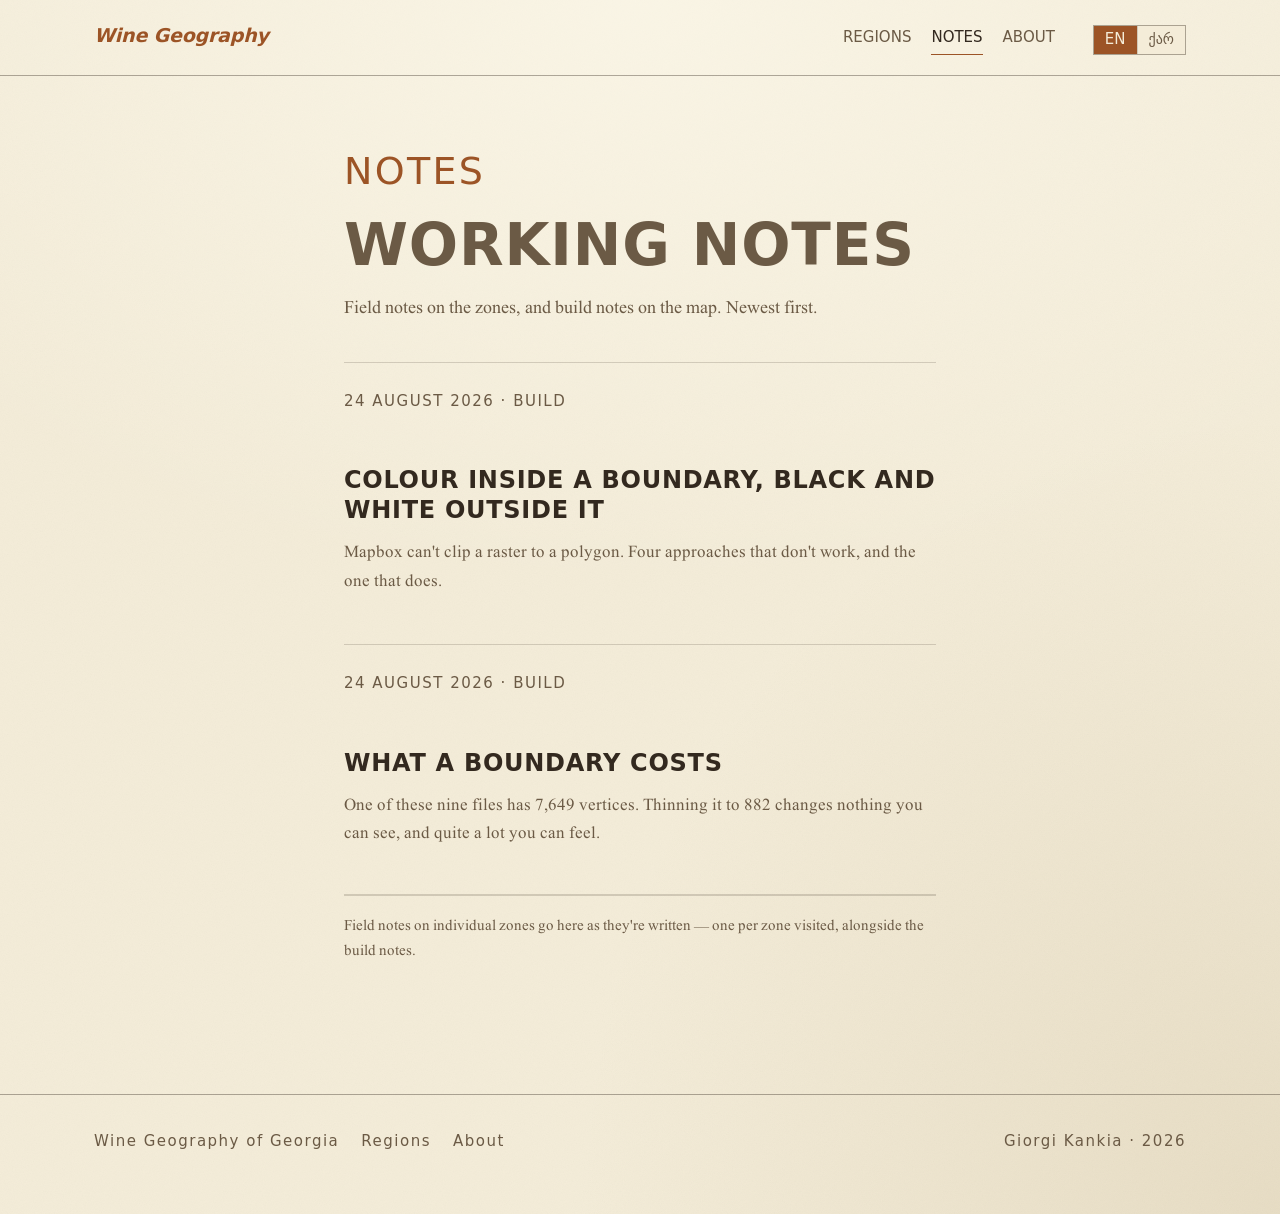
<file: notes.html>
<!DOCTYPE html>
<html lang="en">
<head>
<meta charset="utf-8">
<meta name="viewport" content="width=device-width, initial-scale=1">
<meta http-equiv="Cache-Control" content="no-cache, must-revalidate">
<meta http-equiv="Pragma" content="no-cache">
<title>Notes — Nine Microzones</title>
<link href="https://fonts.googleapis.com/css2?family=Google+Sans:ital,opsz,wght,GRAD@0,17..18,400..700,-50..200;1,17..18,400..700,-50..200&amp;family=IBM+Plex+Mono:wght@500&amp;display=swap" rel="stylesheet">
<link href="assets/site.css?v=20260831h" rel="stylesheet">
</head>
<body>

<header class="site-head">
  <div class="site-head-in">
    <a class="wordmark" href="index.html"><span lang="en">Wine <span>Geography</span></span><span lang="ka">ღვინის <span>გეოგრაფია</span></span></a>
    <nav class="site-nav">
      <a href="index.html" data-i18n="nav.regions">Regions</a>
      <a href="notes.html" aria-current="page" data-i18n="nav.notes">Notes</a>
      <a href="about.html" data-i18n="nav.about">About</a>
    </nav>
  </div>
</header>

<div class="prose lede">
  <p class="eyebrow" lang="en">Notes</p>
  <p class="eyebrow" lang="ka">ჩანაწერები</p>
  <h1 class="title" lang="en">Working notes</h1>
  <h1 class="title" lang="ka">სამუშაო ჩანაწერები</h1>
  <p class="standfirst" lang="en">Field notes on the zones, and build notes on the map.
    Newest first.</p>
  <p class="standfirst" lang="ka">საველე ჩანაწერები ზონებზე და ტექნიკური ჩანაწერები
    რუკაზე. ახლიდან ძველისკენ.</p>
    <p class="lang-pending" lang="ka">ამ გვერდის ძირითადი ტექსტი ჯერ ინგლისურადაა.
      სათაურები და რუკის ინტერფეისი ქართულადაა; სტატიის თარგმანი მოგვიანებით
      დაემატება.</p>

  <div class="cards">
    <a class="card" href="notes/colour-inside-a-boundary.html">
      <p class="card-meta">24 August 2026 · build</p>
      <h2 class="card-title">Colour inside a boundary, black and white outside it</h2>
      <p class="card-dek">Mapbox can't clip a raster to a polygon. Four approaches
        that don't work, and the one that does.</p>
    </a>
    <a class="card" href="notes/what-a-boundary-costs.html">
      <p class="card-meta">24 August 2026 · build</p>
      <h2 class="card-title">What a boundary costs</h2>
      <p class="card-dek">One of these nine files has 7,649 vertices. Thinning it
        to 882 changes nothing you can see, and quite a lot you can feel.</p>
    </a>
  </div>

  <p class="note">Field notes on individual zones go here as they're written —
    one per zone visited, alongside the build notes.</p>
</div>

<footer class="site-foot">
  <div class="site-foot-in">
    <span>Wine Geography of Georgia</span>
    <a href="index.html" data-i18n="nav.regions">Regions</a>
    <a href="about.html" data-i18n="nav.about">About</a>
    <span class="spacer">Giorgi Kankia · 2026</span>
  </div>
</footer>
<script src="assets/i18n.js?v=20260831h"></script>
</body>
</html>
</file>
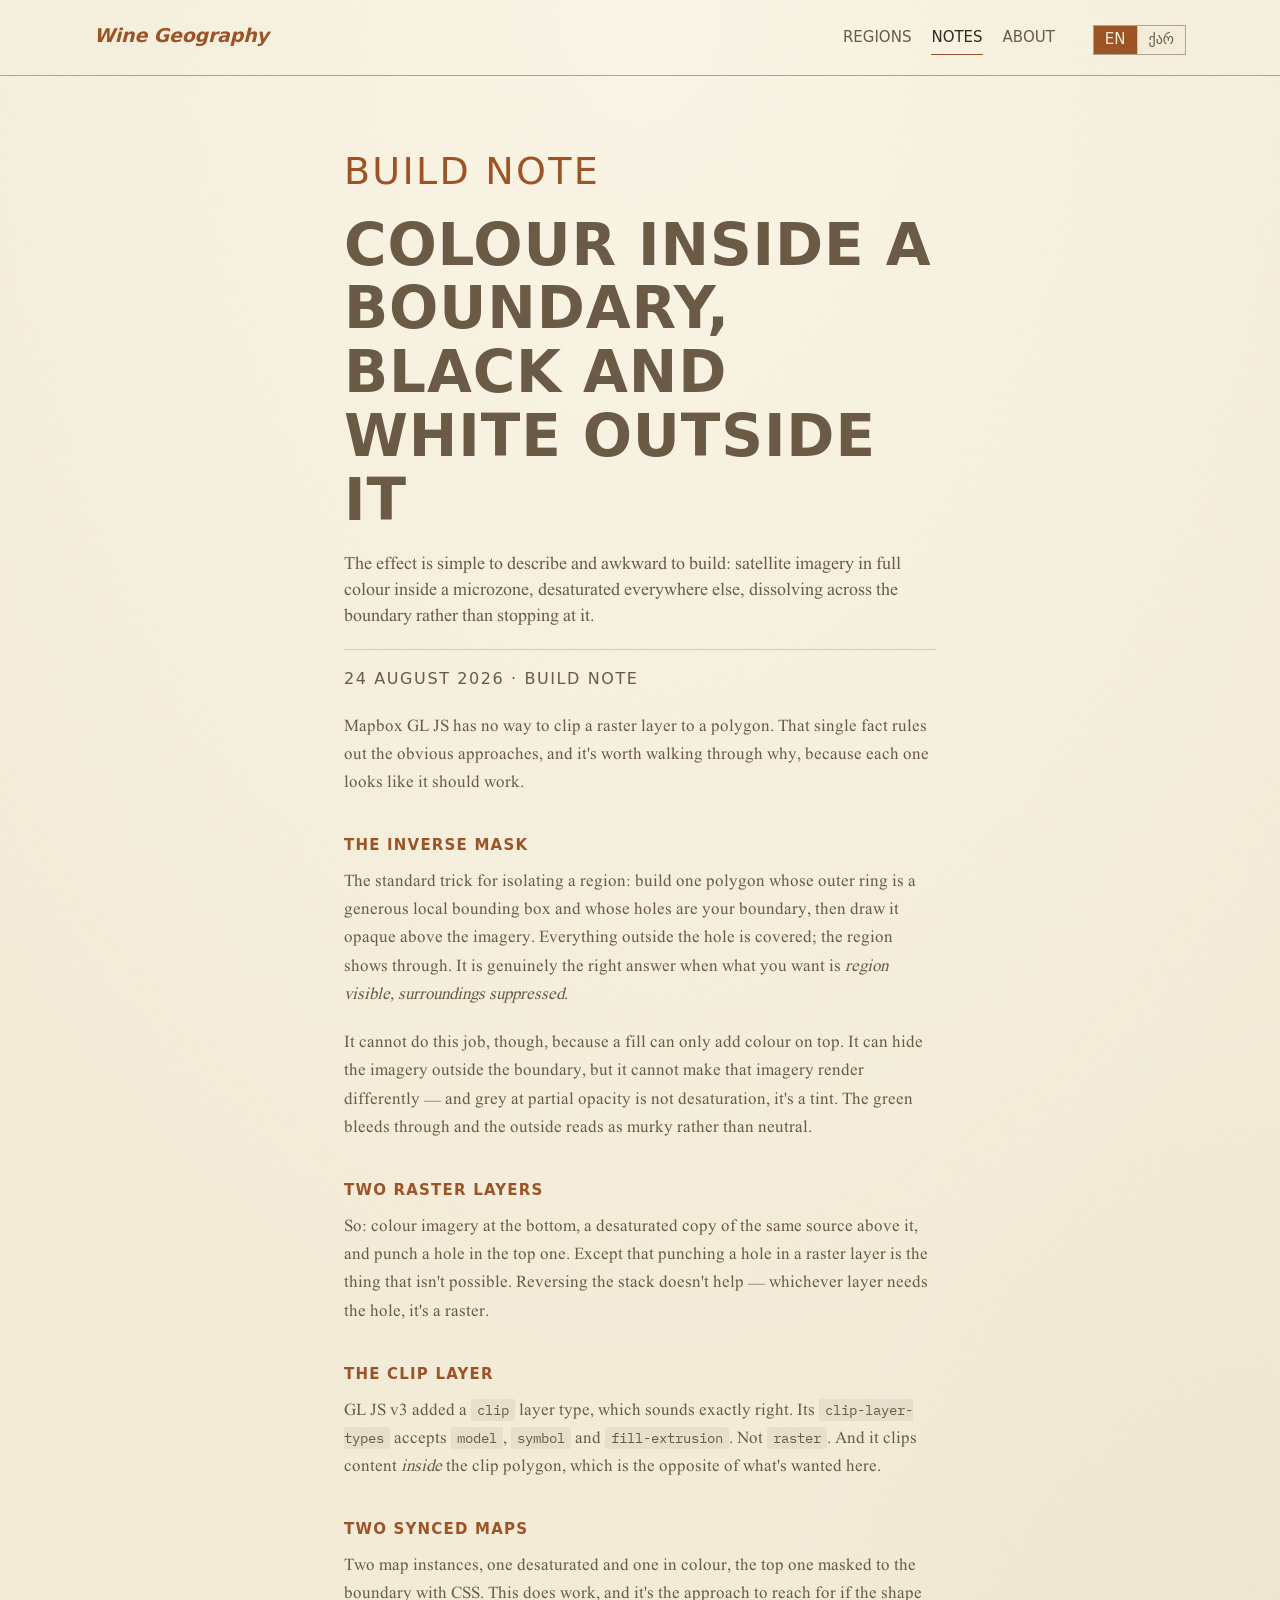
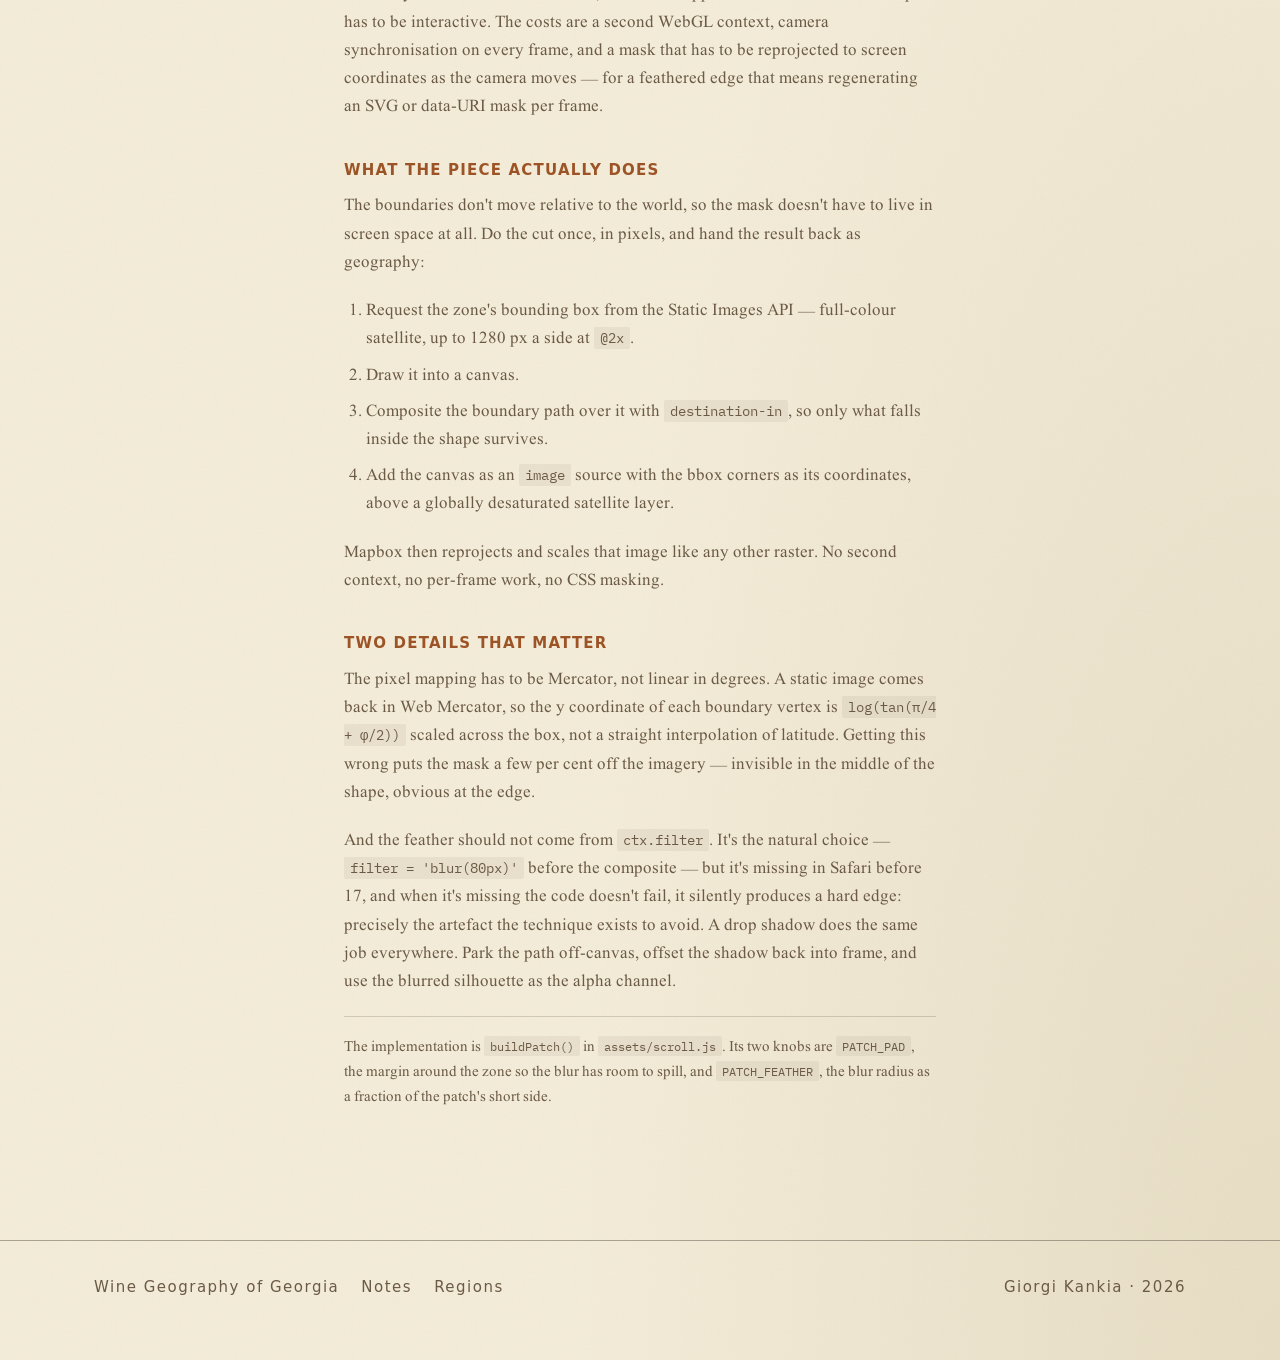
<file: notes/colour-inside-a-boundary.html>
<!DOCTYPE html>
<html lang="en">
<head>
<meta charset="utf-8">
<meta name="viewport" content="width=device-width, initial-scale=1">
<meta http-equiv="Cache-Control" content="no-cache, must-revalidate">
<meta http-equiv="Pragma" content="no-cache">
<title>Colour inside a boundary — Nine Microzones</title>
<link href="https://fonts.googleapis.com/css2?family=Google+Sans:ital,opsz,wght,GRAD@0,17..18,400..700,-50..200;1,17..18,400..700,-50..200&amp;family=IBM+Plex+Mono:wght@500&amp;display=swap" rel="stylesheet">
<link href="../assets/site.css?v=20260831h" rel="stylesheet">
</head>
<body>

<header class="site-head">
  <div class="site-head-in">
    <a class="wordmark" href="../index.html"><span lang="en">Wine <span>Geography</span></span><span lang="ka">ღვინის <span>გეოგრაფია</span></span></a>
    <nav class="site-nav">
      <a href="../index.html" data-i18n="nav.regions">Regions</a>
      <a href="../notes.html" aria-current="page" data-i18n="nav.notes">Notes</a>
      <a href="../about.html" data-i18n="nav.about">About</a>
    </nav>
  </div>
</header>

<article class="prose lede">
  <p class="eyebrow" lang="en">Build note</p>
  <p class="eyebrow" lang="ka">ტექნიკური ჩანაწერი</p>
  <h1 class="title" lang="en">Colour inside a boundary, black and white outside it</h1>
  <h1 class="title" lang="ka">ფერი საზღვრის შიგნით, შავ-თეთრი გარეთ</h1>
    <p class="lang-pending" lang="ka">ამ გვერდის ძირითადი ტექსტი ჯერ ინგლისურადაა.
      სათაურები და რუკის ინტერფეისი ქართულადაა; სტატიის თარგმანი მოგვიანებით
      დაემატება.</p>
  <p class="standfirst">The effect is simple to describe and awkward to build:
    satellite imagery in full colour inside a microzone, desaturated everywhere
    else, dissolving across the boundary rather than stopping at it.</p>
  <p class="byline">24 August 2026 · build note</p>

  <p>Mapbox GL JS has no way to clip a raster layer to a polygon. That single
    fact rules out the obvious approaches, and it's worth walking through why,
    because each one looks like it should work.</p>

  <h3>The inverse mask</h3>
  <p>The standard trick for isolating a region: build one polygon whose outer
    ring is a generous local bounding box and whose holes are your boundary,
    then draw it opaque above the imagery. Everything outside the hole is
    covered; the region shows through. It is genuinely the right answer when
    what you want is <em>region visible, surroundings suppressed</em>.</p>
  <p>It cannot do this job, though, because a fill can only add colour on top.
    It can hide the imagery outside the boundary, but it cannot make that imagery
    render differently — and grey at partial opacity is not desaturation, it's a
    tint. The green bleeds through and the outside reads as murky rather than
    neutral.</p>

  <h3>Two raster layers</h3>
  <p>So: colour imagery at the bottom, a desaturated copy of the same source
    above it, and punch a hole in the top one. Except that punching a hole in a
    raster layer is the thing that isn't possible. Reversing the stack doesn't
    help — whichever layer needs the hole, it's a raster.</p>

  <h3>The clip layer</h3>
  <p>GL JS v3 added a <code>clip</code> layer type, which sounds exactly right.
    Its <code>clip-layer-types</code> accepts <code>model</code>,
    <code>symbol</code> and <code>fill-extrusion</code>. Not <code>raster</code>.
    And it clips content <em>inside</em> the clip polygon, which is the opposite
    of what's wanted here.</p>

  <h3>Two synced maps</h3>
  <p>Two map instances, one desaturated and one in colour, the top one masked to
    the boundary with CSS. This does work, and it's the approach to reach for if
    the shape has to be interactive. The costs are a second WebGL context, camera
    synchronisation on every frame, and a mask that has to be reprojected to
    screen coordinates as the camera moves — for a feathered edge that means
    regenerating an SVG or data-URI mask per frame.</p>

  <h3>What the piece actually does</h3>
  <p>The boundaries don't move relative to the world, so the mask doesn't have to
    live in screen space at all. Do the cut once, in pixels, and hand the result
    back as geography:</p>
  <ol>
    <li>Request the zone's bounding box from the Static Images API — full-colour
      satellite, up to 1280&nbsp;px a side at <code>@2x</code>.</li>
    <li>Draw it into a canvas.</li>
    <li>Composite the boundary path over it with <code>destination-in</code>, so
      only what falls inside the shape survives.</li>
    <li>Add the canvas as an <code>image</code> source with the bbox corners as
      its coordinates, above a globally desaturated satellite layer.</li>
  </ol>
  <p>Mapbox then reprojects and scales that image like any other raster. No
    second context, no per-frame work, no CSS masking.</p>

  <h3>Two details that matter</h3>
  <p>The pixel mapping has to be Mercator, not linear in degrees. A static image
    comes back in Web Mercator, so the y coordinate of each boundary vertex is
    <code>log(tan(π/4 + φ/2))</code> scaled across the box, not a straight
    interpolation of latitude. Getting this wrong puts the mask a few per cent off
    the imagery — invisible in the middle of the shape, obvious at the edge.</p>
  <p>And the feather should not come from <code>ctx.filter</code>. It's the
    natural choice — <code>filter = 'blur(80px)'</code> before the composite —
    but it's missing in Safari before 17, and when it's missing the code doesn't
    fail, it silently produces a hard edge: precisely the artefact the technique
    exists to avoid. A drop shadow does the same job everywhere. Park the path
    off-canvas, offset the shadow back into frame, and use the blurred silhouette
    as the alpha channel.</p>

  <p class="note">The implementation is <code>buildPatch()</code> in
    <code>assets/scroll.js</code>. Its two knobs are <code>PATCH_PAD</code>, the
    margin around the zone so the blur has room to spill, and
    <code>PATCH_FEATHER</code>, the blur radius as a fraction of the patch's
    short side.</p>
</article>

<footer class="site-foot">
  <div class="site-foot-in">
    <span>Wine Geography of Georgia</span>
    <a href="../notes.html" data-i18n="nav.notes">All notes</a>
    <a href="../index.html" data-i18n="nav.regions">Regions</a>
    <span class="spacer">Giorgi Kankia · 2026</span>
  </div>
</footer>
<script src="../assets/i18n.js?v=20260831h"></script>
</body>
</html>
</file>
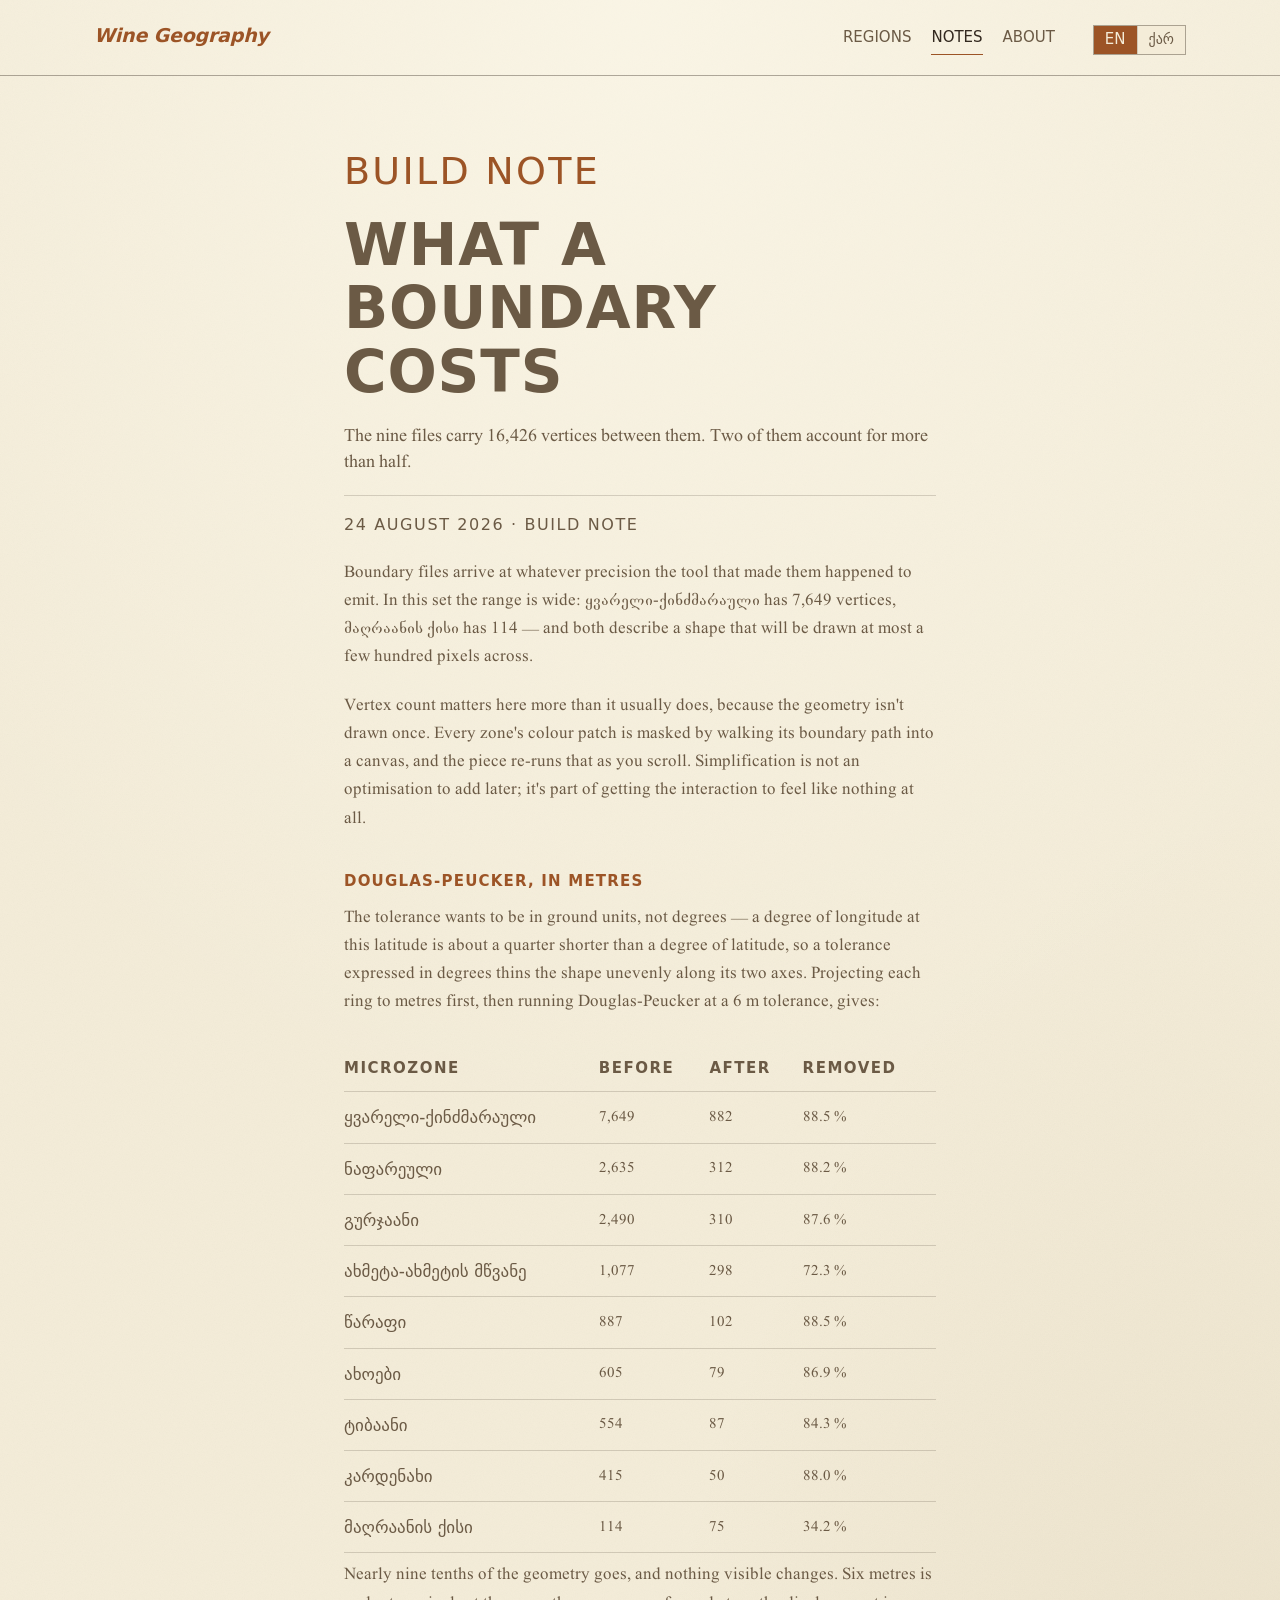
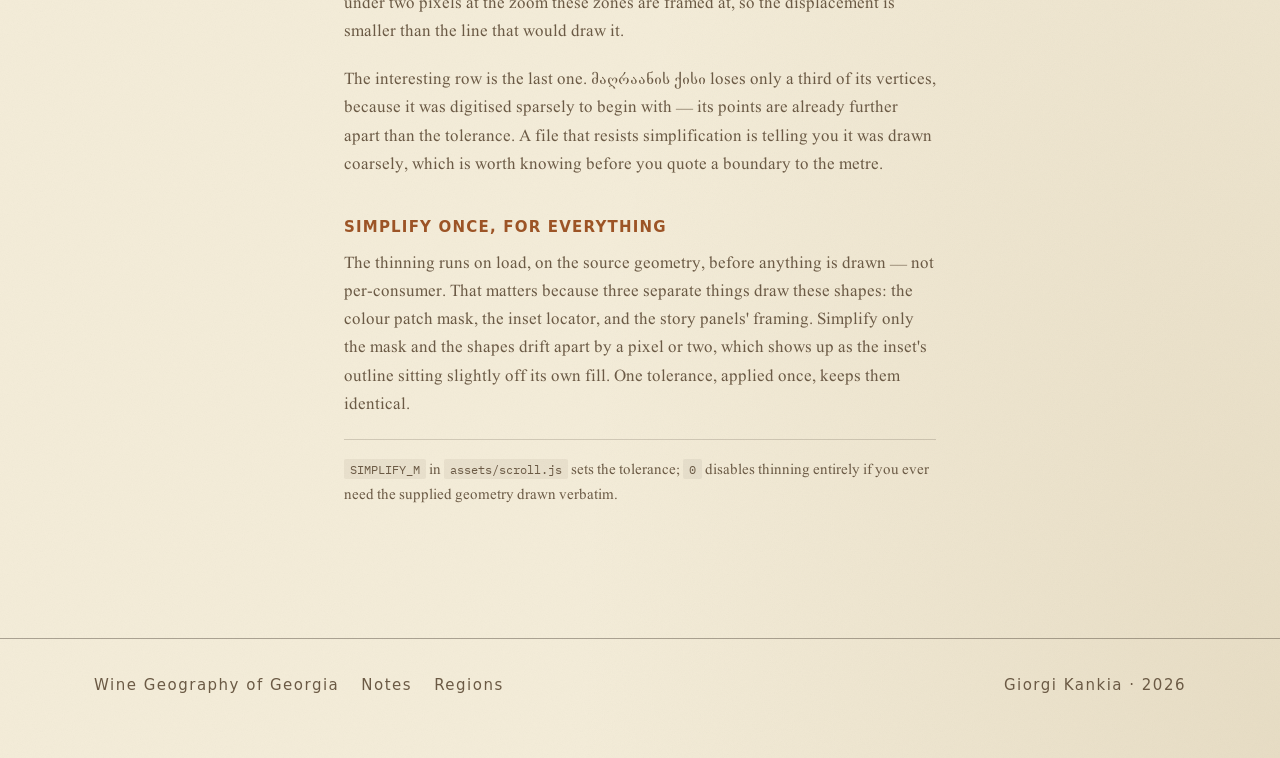
<file: notes/what-a-boundary-costs.html>
<!DOCTYPE html>
<html lang="en">
<head>
<meta charset="utf-8">
<meta name="viewport" content="width=device-width, initial-scale=1">
<meta http-equiv="Cache-Control" content="no-cache, must-revalidate">
<meta http-equiv="Pragma" content="no-cache">
<title>What a boundary costs — Nine Microzones</title>
<link href="https://fonts.googleapis.com/css2?family=Google+Sans:ital,opsz,wght,GRAD@0,17..18,400..700,-50..200;1,17..18,400..700,-50..200&amp;family=IBM+Plex+Mono:wght@500&amp;display=swap" rel="stylesheet">
<link href="../assets/site.css?v=20260831h" rel="stylesheet">
</head>
<body>

<header class="site-head">
  <div class="site-head-in">
    <a class="wordmark" href="../index.html"><span lang="en">Wine <span>Geography</span></span><span lang="ka">ღვინის <span>გეოგრაფია</span></span></a>
    <nav class="site-nav">
      <a href="../index.html" data-i18n="nav.regions">Regions</a>
      <a href="../notes.html" aria-current="page" data-i18n="nav.notes">Notes</a>
      <a href="../about.html" data-i18n="nav.about">About</a>
    </nav>
  </div>
</header>

<article class="prose lede">
  <p class="eyebrow" lang="en">Build note</p>
  <p class="eyebrow" lang="ka">ტექნიკური ჩანაწერი</p>
  <h1 class="title" lang="en">What a boundary costs</h1>
  <h1 class="title" lang="ka">რა ღირს საზღვარი</h1>
    <p class="lang-pending" lang="ka">ამ გვერდის ძირითადი ტექსტი ჯერ ინგლისურადაა.
      სათაურები და რუკის ინტერფეისი ქართულადაა; სტატიის თარგმანი მოგვიანებით
      დაემატება.</p>
  <p class="standfirst">The nine files carry 16,426 vertices between them. Two of
    them account for more than half.</p>
  <p class="byline">24 August 2026 · build note</p>

  <p>Boundary files arrive at whatever precision the tool that made them
    happened to emit. In this set the range is wide: ყვარელი-ქინძმარაული has
    7,649 vertices, მაღრაანის ქისი has 114 — and both describe a shape that will
    be drawn at most a few hundred pixels across.</p>

  <p>Vertex count matters here more than it usually does, because the geometry
    isn't drawn once. Every zone's colour patch is masked by walking its boundary
    path into a canvas, and the piece re-runs that as you scroll. Simplification
    is not an optimisation to add later; it's part of getting the interaction to
    feel like nothing at all.</p>

  <h3>Douglas-Peucker, in metres</h3>
  <p>The tolerance wants to be in ground units, not degrees — a degree of
    longitude at this latitude is about a quarter shorter than a degree of
    latitude, so a tolerance expressed in degrees thins the shape unevenly along
    its two axes. Projecting each ring to metres first, then running
    Douglas-Peucker at a 6&nbsp;m tolerance, gives:</p>

  <div class="table-wrap">
    <table class="zones">
      <thead><tr><th>Microzone</th><th>Before</th><th>After</th><th>Removed</th></tr></thead>
      <tbody>
        <tr><td class="name">ყვარელი-ქინძმარაული</td><td class="num">7,649</td><td class="num">882</td><td class="num">88.5 %</td></tr>
        <tr><td class="name">ნაფარეული</td><td class="num">2,635</td><td class="num">312</td><td class="num">88.2 %</td></tr>
        <tr><td class="name">გურჯაანი</td><td class="num">2,490</td><td class="num">310</td><td class="num">87.6 %</td></tr>
        <tr><td class="name">ახმეტა-ახმეტის მწვანე</td><td class="num">1,077</td><td class="num">298</td><td class="num">72.3 %</td></tr>
        <tr><td class="name">წარაფი</td><td class="num">887</td><td class="num">102</td><td class="num">88.5 %</td></tr>
        <tr><td class="name">ახოები</td><td class="num">605</td><td class="num">79</td><td class="num">86.9 %</td></tr>
        <tr><td class="name">ტიბაანი</td><td class="num">554</td><td class="num">87</td><td class="num">84.3 %</td></tr>
        <tr><td class="name">კარდენახი</td><td class="num">415</td><td class="num">50</td><td class="num">88.0 %</td></tr>
        <tr><td class="name">მაღრაანის ქისი</td><td class="num">114</td><td class="num">75</td><td class="num">34.2 %</td></tr>
      </tbody>
    </table>
  </div>

  <p>Nearly nine tenths of the geometry goes, and nothing visible changes. Six
    metres is under two pixels at the zoom these zones are framed at, so the
    displacement is smaller than the line that would draw it.</p>

  <p>The interesting row is the last one. მაღრაანის ქისი loses only a third of
    its vertices, because it was digitised sparsely to begin with — its points
    are already further apart than the tolerance. A file that resists
    simplification is telling you it was drawn coarsely, which is worth knowing
    before you quote a boundary to the metre.</p>

  <h3>Simplify once, for everything</h3>
  <p>The thinning runs on load, on the source geometry, before anything is
    drawn — not per-consumer. That matters because three separate things draw
    these shapes: the colour patch mask, the inset locator, and the story
    panels' framing. Simplify only the mask and the shapes drift apart by a
    pixel or two, which shows up as the inset's outline sitting slightly off its
    own fill. One tolerance, applied once, keeps them identical.</p>

  <p class="note"><code>SIMPLIFY_M</code> in <code>assets/scroll.js</code> sets
    the tolerance; <code>0</code> disables thinning entirely if you ever need the
    supplied geometry drawn verbatim.</p>
</article>

<footer class="site-foot">
  <div class="site-foot-in">
    <span>Wine Geography of Georgia</span>
    <a href="../notes.html" data-i18n="nav.notes">All notes</a>
    <a href="../index.html" data-i18n="nav.regions">Regions</a>
    <span class="spacer">Giorgi Kankia · 2026</span>
  </div>
</footer>
<script src="../assets/i18n.js?v=20260831h"></script>
</body>
</html>
</file>
<file: assets/site.css>
/* Two local faces, each with one job.

   BPG Paata sets the running text: it carries the 33 letters modern Georgian
   uses, full Latin and digits, so a line of either script holds together.
   GL Kupiura Medium sets the zone names on the map, and nothing else.

   Neither carries mtavruli. Anything set in them therefore cannot be
   upper-cased in Georgian without dropping into a fallback face mid-word, which
   is why the headings and captions stay on Google Sans. */
@font-face {
  font-family: 'BPG Paata';
  src: url('../fonts/bpg_paata.otf') format('opentype');
  font-weight: 400; font-style: normal; font-display: swap;
}
@font-face {
  font-family: 'GL Kupiura';
  src: url('../fonts/gl-kupiura-medium.ttf') format('truetype');
  font-weight: 500; font-style: normal; font-display: swap;
}

:root {
  /* An ampelography plate: laid paper gone warm, iron-gall ink, and the plate's
     own inks for accent — vine green, grape gold, the russet of a cut cane. */
  --paper:      #f4ecd8;
  --paper-deep: #eadfc4;   /* recessed panels, table stripes */
  --paper-edge: #e2d5b6;   /* the darker rim of an old page */
  --ink:        #33291f;
  --ink-soft:   #6b5a45;
  --rule:       rgba(51, 41, 31, .18);
  --rule-firm:  rgba(51, 41, 31, .38);

  --vine:   #5e6b2a;   /* the leaf */
  --gold:   #a9852b;   /* the fruit */
  --russet: #9c5426;   /* the cane */
  --claret: #8f3f77;

  --card:   #f4ecd8;   /* kept for anything still asking for a surface */
  --dim:    var(--ink-soft);

  /* The pre-script fallback for the map/photograph seam still reads these; the
     script replaces that gradient with a path-shaped mask as soon as it runs. */
  --mask-start: 64%;
  --mask-end:   88%;

  /* One family for the whole project, both scripts. Google Sans carries
     Georgian as well as Latin, so a single stack serves everything except the
     two faces the brief named for Georgian specifically. */
  --font: 'Google Sans', system-ui, -apple-system, 'Segoe UI', sans-serif;
  --font-mono: 'IBM Plex Mono', ui-monospace, monospace;
  --font-body:  'BPG Paata', var(--font);    /* running text */
  --font-label: 'GL Kupiura', var(--font);   /* zone names on the map */

  /* Running text, wherever it appears. The article column and the panels that
     scroll over the map are the same voice at the same distance from the
     reader, so both take their size, leading and colour from here rather than
     each stylesheet setting its own — which is how they drifted apart. Change
     these three and both change together. */
  --fs-text:  17px;
  --lh-text:  1.66;          /* Paata sits taller than Google Sans */
  --ink-text: var(--ink-soft);

  --column: 640px;
  --wide:   1140px;
}

* { box-sizing: border-box; }
html { scroll-behavior: smooth; }

body {
  margin: 0;
  color: var(--ink-text);
  background-color: var(--paper);
  /* The grain is drawn, not photographed: a fine turbulence field at low
     opacity, plus a warm wash that darkens toward the edges the way a page does
     where it has been handled. Nothing to download and it tiles forever. */
  background-image:
    radial-gradient(120% 80% at 50% 0%, rgba(255,252,240,.55) 0%, rgba(255,252,240,0) 60%),
    radial-gradient(100% 120% at 100% 100%, rgba(154,126,74,.14) 0%, rgba(154,126,74,0) 55%),
    url("data:image/svg+xml;charset=utf-8,%3Csvg xmlns='http://www.w3.org/2000/svg' width='180' height='180'%3E%3Cfilter id='g'%3E%3CfeTurbulence type='fractalNoise' baseFrequency='0.9' numOctaves='3' stitchTiles='stitch'/%3E%3CfeColorMatrix type='saturate' values='0'/%3E%3C/filter%3E%3Crect width='180' height='180' filter='url(%23g)' opacity='0.055'/%3E%3C/svg%3E");
  font-family: var(--font-body);
  font-size: var(--fs-text);
  line-height: var(--lh-text);
  -webkit-font-smoothing: antialiased;
}

/* Small caps set in the body face, letterspaced — a plate's caption, rather
   than a monospace label. */
/* Captions: letterspaced upper case rather than small caps. Small caps are a
   serif's device and Google Sans has no true set — a browser would synthesise
   them by shrinking capitals, which reads as a mistake. */
.eyebrow, .byline, .card-meta, .site-foot-in,
table.zones th, .parcel-summary, .tip-head, .tip-outside, .fact-label {
  font-family: var(--font);
  font-variant-caps: normal;
  font-feature-settings: normal;
  letter-spacing: .1em;
  font-size: 16px;
}

/* Everything applyCase() raises to upper case has to be on the face that has
   mtavruli. Kupiura does not, so anything in this list must not inherit it —
   the list is the same one in i18n.js, and the two are meant to match. */
h1.title, .prose h2, .prose h3, .card-title, .studio-head h1,
.eyebrow, .byline, .card-meta, .site-nav a, .site-foot-in,
table.zones th, .parcel-summary, .fact-label, .parcel-tab,
.wordmark, .row label, .btn {
  font-family: var(--font);
}

/* ═══════════════════════════════════════════════════════════════════════
   Georgian typography. Driven by :lang(), so a Georgian zone name inside an
   English page still gets the right face — which matters here, because the
   names never translate.
   ═══════════════════════════════════════════════════════════════════════ */
:lang(ka) {
  /* Georgian has no italic tradition and no small caps; both are Latin habits
     and a browser fakes them by slanting or shrinking, which reads as a fault
     rather than a style. */
  font-style: normal;
  font-variant-caps: normal;
  font-feature-settings: normal;
}

/* Upper case here means Mtavruli — the browser maps mkhedruli to U+1C90 and up.
   Google Sans has that block; the two Georgian files in fonts/ do not, which is
   why this only became possible once everything moved to one family. */
h1:lang(ka), h2:lang(ka), h3:lang(ka),
.title:lang(ka), .card-title:lang(ka), .studio-head h1:lang(ka) {
  letter-spacing: .005em;
  line-height: 1.2;
}

/* Captions are upper case in both scripts — one rule, so nothing is upper case
   in Latin and lower in Georgian on the same line. Mtavruli is wider than
   mkhedruli, so it takes back some of the Latin letterspacing. */
.eyebrow:lang(ka), .byline:lang(ka), .card-meta:lang(ka),
.parcel-summary:lang(ka), .site-nav a:lang(ka), .site-foot-in:lang(ka),
table.zones th:lang(ka), .tip-head:lang(ka), .tip-outside:lang(ka),
.fact-label:lang(ka) {
  letter-spacing: .04em;
  font-size: .8em;
}

/* ═══════════════════════════════════════════════════════════════════════
   Language switching. Both languages ship in the markup; the inactive one is
   hidden rather than fetched, so switching costs nothing and the page works
   before the script runs (English shows by default).
   ═══════════════════════════════════════════════════════════════════════ */
/* Keyed on the ABSENCE of Georgian rather than the presence of English, so a
   page that has not run the script yet — or cannot — shows one language rather
   than both stacked on top of each other.

   Scoped to the places that actually hold translation PAIRS. Elsewhere `lang`
   is used to pick a face, not to offer an alternative: the zone name on the map
   is tagged so Georgian gets its own case treatment, and a variety name carries both scripts on
   one line. An unscoped rule hid those — the zone's name vanished in Georgian,
   and every variety lost half of itself. */
:root:not([data-lang="ka"]) :is(.prose, .site-head, .site-foot, .studio)
    :is(p, span, div, h1, h2, h3, li, ul, ol, table,
        details, td, th, summary, figcaption, section, article)[lang="ka"],
:root[data-lang="ka"] :is(.prose, .site-head, .site-foot, .studio)
    :is(p, span, div, h1, h2, h3, li, ul, ol, table,
        details, td, th, summary, figcaption, section, article)[lang="en"] {
  display: none;
}

/* Untagged prose shows in both languages — which is the honest state while the
   article itself is still only written in one. This says so, in the language
   that is missing. */
.lang-pending {
  margin: 0 0 30px; padding: 12px 16px;
  background: rgba(156,84,38,.09);
  border-left: 2px solid var(--russet);
  font-size: .88em; line-height: 1.55; color: var(--ink-soft);
}

.lang-switch {
  display: inline-flex; margin-left: 18px;
  border: 1px solid var(--rule-firm);
  background: var(--paper);
}
/* Pages with no header — the full-screen map — still get a switch. */
.lang-switch.is-floating {
  position: fixed; top: 16px; right: 16px; z-index: 30; margin: 0;
  box-shadow: 0 6px 18px rgba(28,20,10,.35);
}
.lang-switch button {
  padding: 3px 11px 4px; cursor: pointer;
  background: transparent; border: 0;
  color: var(--ink-soft); font-size: 15px; line-height: 1.4;
  font-family: var(--font);
}
.lang-switch button + button { border-left: 1px solid var(--rule); }
.lang-switch button[lang="ka"] { font-family: var(--font); font-size: 14px; }
.lang-switch button:hover { color: var(--ink); }
.lang-switch button[aria-pressed="true"] { background: var(--russet); color: var(--paper); }

/* ─── nav ───────────────────────────────────────────────────────────── */
.site-head {
  position: relative; z-index: 10;
  border-bottom: 1px solid var(--rule-firm);
}
.site-head-in {
  max-width: var(--wide); margin: 0 auto; padding: 20px 24px;
  display: flex; align-items: baseline; gap: 28px; flex-wrap: wrap;
}
.wordmark {
  font-family: var(--font);
  font-size: 19px; font-weight: 800; letter-spacing: -.01em;
  color: var(--paper); text-decoration: none;
}
.wordmark span { color: var(--russet); font-style: italic; }
.site-nav { display: flex; gap: 20px; margin-left: auto; }
.site-nav a {
  font-size: 15px; text-transform: none;
  color: var(--ink-soft); text-decoration: none; padding-bottom: 2px;
  border-bottom: 1px solid transparent;
}
.site-nav a:hover { color: var(--ink); }
.site-nav a[aria-current="page"] { color: var(--ink); border-bottom-color: var(--russet); }

/* ─── article column ────────────────────────────────────────────────── */
.prose { max-width: var(--column); margin: 0 auto; padding: 0 24px; }
.prose-wide { max-width: var(--wide); margin: 0 auto; padding: 0 24px; }

/* ─── figures ───────────────────────────────────────────────────────────
   Two shapes. A plain .figure is a block in the column with its caption under
   it. .figure--side floats out beside the text, which is how an ampelographic
   plate belongs on a page — the drawing stands in the margin and the prose runs
   past it, rather than interrupting the argument for a full stop. */

.figure { margin: 34px 0; }
.figure img { display: block; width: 100%; height: auto; }

.figure--side {
  --fig-w: clamp(150px, 34%, 250px);
  /* The one knob. Positive holds the text off the plate; NEGATIVE lets the text
     in over it, which is how a branch comes to touch a title: a float pushes
     line boxes off its MARGIN box, so a margin narrower than the drawing lets
     the words sit over the drawing's own edge. Since a plate's outer edge is
     tendrils and air, what they sit over is mostly nothing.
     Text paints above a float, so the type stays legible and the branch reads
     as running behind it. For the branch on top instead, give the figure
     `position: relative; z-index: 1`. */
  --fig-gap: -70px;
  float: right;
  width: var(--fig-w);
  margin: 6px 0 18px var(--fig-gap);
  shape-outside: margin-box;
}
.figure--side:first-of-type { margin-top: 0; }

/* Which margin the plate stands in. Right by default; --left puts it in the
   other one, which suits a drawing whose weight hangs to that side. */
.figure--side.figure--left {
  float: left;
  margin: 6px var(--fig-gap) 18px 0;
}

/* The column is 640px in a page that is often 1200 wide, so there is a margin
   sitting empty on either side of it. A plate pulled out into that margin costs
   the text almost none of its measure — the alternative is a 34% float that
   leaves lines breaking every four words. Only where the margin actually
   exists: below this the figure stays inside the column.

   It is pulled out by its own width plus the gap, and no further. Pulling it
   the full width of the margin would park it against the window edge, a long
   way from the text it belongs to; this way it stands just clear of the column
   whatever the window is doing. The max() is the floor: on a narrower window
   the margin runs out first, and the pull stops there rather than pushing the
   plate off the side of the page. */
@media (min-width: 1080px) {
  .figure--side {
    margin-right: max(calc(-1 * (var(--fig-w) + var(--fig-gap))),
                      calc((var(--column) - 100vw) / 2 + 24px));
  }
  .figure--side.figure--left {
    margin-left: max(calc(-1 * (var(--fig-w) + var(--fig-gap))),
                     calc((var(--column) - 100vw) / 2 + 24px));
    margin-right: var(--fig-gap);
  }
}

/* Crops a drawing's transparent margin without touching the file. Paste the
   four numbers from the plate's alpha bounding box and the frame hugs the
   artwork: the box takes the artwork's own aspect, and the image is scaled and
   offset inside it so only the drawing shows. Without this a plate with half
   its area empty renders as a small drawing floating in a large hole, and the
   caption sits a long way below what it captions. */
.figure-frame {
  position: relative; overflow: hidden;
  aspect-ratio: var(--art-w) / var(--art-h);
}
.figure-frame img {
  position: absolute; max-width: none; height: auto;
  width: calc(var(--img-w) / var(--art-w) * 100%);
  left: calc(var(--art-x) / var(--art-w) * -100%);
  top: calc(var(--art-y) / var(--art-h) * -100%);
}

.figcaption {
  font-family: var(--font);
  font-size: 13px; line-height: 1.45; letter-spacing: .04em;
  color: var(--russet); margin-top: 10px;
}
.figcaption em { font-style: italic; }
.figcaption:lang(ka) { font-size: 12.5px; letter-spacing: .01em; }

/* A float has no height of its own as far as the column is concerned, so a
   short section could let the next block ride up alongside it. */
.prose::after { content: ''; display: block; clear: both; }

@media (max-width: 700px) {
  /* Below this the column is too narrow to run text past a drawing: 38% of it
     is a thumbnail and the lines beside it break every three words.
     Both selectors, because `.figure--side.figure--left` sets float and margin
     at two classes and would otherwise outrank this however far down it sits. */
  .figure--side,
  .figure--side.figure--left { float: none; width: min(70%, 300px); margin: 26px auto; }
  .figure--side .figcaption { text-align: center; }
}

.eyebrow {
  /* Nearly the size of the title it stands over, so it reads as a second line
     of the heading rather than as a caption. At that size the wide caption
     tracking becomes a gap between letters instead of a texture, so it comes
     back down as the size goes up. */
  font-size: clamp(24px, 3.2vw, 38px); letter-spacing: .06em;
  line-height: 1.15;
  color: var(--russet); margin: 0 0 14px;
}
/* The eyebrow is the one caption sized in px rather than off its parent, so its
   Georgian side needs a px of its own: the shared .8em rule below would size it
   off the body and land it smaller than the Latin on the same line. Mtavruli is
   the wider script, so it takes that back a little. */
.eyebrow:lang(ka) { font-size: clamp(21px, 2.9vw, 34px); letter-spacing: .02em; }
h1.title {
  font-family: var(--font);
  font-size: clamp(34px, 4.8vw, 58px); font-weight: 700;
  line-height: 1.1; margin: 0 0 18px;
  /* Upper case loses the word shapes that carry a line, so it needs air between
     the letters and a size back off the display setting to stay readable. */
  letter-spacing: .015em;
}
.standfirst {
  font-family: var(--font);
  font-size: clamp(16px, 2vw, 18px); font-weight: 400;
  line-height: 1.45; color: var(--ink-soft); margin: 0 0 30px;
}
.byline {
  font-size: 16px; color: var(--ink-soft); margin: 0 0 44px;
  padding-top: 16px; border-top: 1px solid var(--rule);
}
.prose h2 {
  font-family: var(--font);
  font-size: 24px; font-weight: 700; line-height: 1.25; letter-spacing: .03em;
  margin: 52px 0 14px;
}
.prose h3 {
  font-family: var(--font);
  font-size: 15px; font-weight: 600;
  letter-spacing: .08em; color: var(--russet); margin: 36px 0 10px;
}
.prose p { margin: 0 0 20px; }
.prose a { color: var(--ink); text-decoration-color: var(--russet); text-underline-offset: 3px; }
.prose a:hover { color: var(--russet); }
.prose ul, .prose ol { margin: 0 0 20px; padding-left: 22px; }
.prose li { margin-bottom: 8px; }
.prose code {
  font-family: var(--font-mono); font-size: .82em;
  background: rgba(51,41,31,.06); padding: 2px 6px; border-radius: 2px;
}
.prose blockquote {
  margin: 30px 0; padding: 4px 0 4px 22px;
  border-left: 2px solid var(--russet);
  font-family: var(--font); font-size: 19px; color: var(--ink-soft);
}
.note {
  font-size: 15px; color: var(--dim);
  border-top: 1px solid var(--rule); padding-top: 18px; margin-top: 40px;
}

/* ─── the placeholder marker ────────────────────────────────────────── */
/* Anything still to be written is wrapped in this, so unfinished copy is
   impossible to mistake for finished copy when reading the page. */
.todo {
  background: rgba(156,84,38,.10);
  border-left: 2px solid rgba(156,84,38,.45);
  padding: 2px 8px; color: var(--russet);
}

/* ─── section spacing ───────────────────────────────────────────────── */
/* The side padding has to be repeated. `.prose` sets `padding: 0 24px` and
   these are single-class selectors too, so the shorthand wins on cascade order
   and the column loses its gutters — invisible on a wide screen, where the
   measure is centred with room to spare, and edge-to-edge text on a phone. */
.lede    { padding: 74px 24px 20px; }
.closing { padding: 80px 24px 20px; }


/* Running text, wherever it appears. The headings and captions listed above
   keep Google Sans, because they are upper-cased and Paata has no mtavruli. */
.prose p, .prose li, .prose blockquote, .standfirst, .note, .lang-pending,
.card-dek, .region-blurb, .country-note, table.zones td, .hint, #out,
.prose h2 + p, .todo {
  font-family: var(--font-body);
}

/* ...except the captions, which this rule was quietly overriding. `.prose p` is
   a class AND a type, so it outranks a bare `.eyebrow` — and an eyebrow is a
   <p>. The Latin side came out in Paata while the Georgian side looked right
   only because Paata has no mtavruli and each raised letter dropped through to
   Google Sans on its own. Named here, at a specificity that wins. */
.prose .eyebrow, .prose .byline, .prose .card-meta,
.prose .fact-label, .prose .parcel-summary {
  font-family: var(--font);
}

/* ─── the country map on the hub ─────────────────────────────────────── */
.country {
  /* Wider than the prose but short of the viewport edge. Pulled out of the
     article's column with a 50vw offset — 100vw rather than 100%, because a
     scrollbar makes the two differ — then capped, so the map has room to
     breathe without running into the edges of the screen. */
  margin: 34px auto 8px;
  width: min(100vw, 1500px);
  margin-left: calc(50% - min(50vw, 750px));
  padding: 0 clamp(0px, 4vw, 60px);
  max-width: none;
}
/* The map is drawn, and its background is white rather than transparent — so it
   is multiplied into the page, which drops the white away and leaves the relief
   sitting on the paper instead of on a card. Multiply also warms the whole thing
   toward the page, which is the right direction here.

   Nothing is overlaid on it: its projection is not published, so anything placed
   on top would be a guess. */
.country-map {
  display: block; width: 100%; height: auto;
  mix-blend-mode: multiply;
  /* The image carries a wide margin of its own; at full width that becomes a
     lot of empty page, so the top is cropped back. The bottom is left alone —
     the scale bar lives down there, and pulling it up ran the caption into it. */
  margin: -4% 0 0;
}
.country-note {
  margin: 6px auto 0; max-width: var(--column); padding: 0 24px;
  font-size: 15px; color: var(--ink-soft); text-align: center;
}

/* ─── the region list, which is the map's table view ─────────────────── */
/* Three across, which is why this list sits in the wide column rather than the
   article's 640px: at three columns of a narrow measure a region's name and its
   count fight for the same line. Regions wrap onto as many rows as they need —
   five today, nine when the rest are drawn. */
.regions {
  margin: 34px 0 10px;
  display: grid; gap: 0 32px;
  grid-template-columns: repeat(3, 1fr);
}
/* Two columns inside the cell — the swatch, then everything else — with the
   count and the not-yet note on a line of their own beneath the blurb. Beside
   it, as they were in the full-width list, they took a third of a grid cell and
   broke the blurb into two-word lines. */
.region-row {
  display: grid;
  grid-template-columns: 11px 1fr;
  column-gap: 12px; row-gap: 8px;
  align-content: start;
  padding: 18px 0; border-top: 1px solid var(--rule);
  color: inherit; text-decoration: none;
}
.region-meta {
  grid-column: 2;
  display: flex; flex-wrap: wrap; gap: 4px 14px;
}
/* In a grid the rule belongs to every cell, not to the last child of a list —
   the bottom edge is drawn by the row beneath, and the final row draws its own. */
.regions > :nth-last-child(-n+3) { border-bottom: 1px solid var(--rule); }
a.region-row:hover .region-name { color: var(--russet); }
.region-swatch { width: 11px; height: 11px; border-radius: 1px; margin-top: 8px; }
.region-body { flex: 1 1 auto; }
.region-name { display: block; font-size: 20px; font-weight: 600; line-height: 1.3; }
.region-blurb { display: block; color: var(--ink-soft); font-size: 16px; line-height: 1.5; margin-top: 2px; }
.region-count, .region-soon {
  color: var(--ink-soft); font-size: 14px; white-space: nowrap;
}
.region-soon { color: var(--russet); }
.region-row.is-quiet .region-name { color: var(--ink-soft); }

@media (max-width: 1000px) {
  .regions { grid-template-columns: repeat(2, 1fr); }
  .regions > :nth-last-child(-n+3) { border-bottom: 0; }
  .regions > :nth-last-child(-n+2) { border-bottom: 1px solid var(--rule); }
}

@media (max-width: 720px) {
  .region-pin-name, .region-pin-count { display: none; }
  .region-pin { padding: 5px; gap: 0; }
  .regions { grid-template-columns: 1fr; gap: 0; }
  .regions > :nth-last-child(-n+2) { border-bottom: 0; }
  .regions > :last-child { border-bottom: 1px solid var(--rule); }
}

/* ─── cards, for the notes index ────────────────────────────────────── */
.cards { display: grid; gap: 2px; margin: 40px 0 0; }
.card {
  display: block; text-decoration: none; color: inherit;
  padding: 26px 0; border-top: 1px solid var(--rule);
}
.card:last-child { border-bottom: 1px solid var(--rule); }
.card:hover .card-title { color: var(--russet); }
.card-meta { font-size: 15px; color: var(--ink-soft); margin-bottom: 6px; }
.card-title {
  font-family: var(--font);
  font-size: 21px; font-weight: 700; line-height: 1.3; margin: 0 0 8px; letter-spacing: .025em;
}
.card-dek { margin: 0; color: var(--ink-soft); font-size: 17px; }

/* ─── zone reference table ──────────────────────────────────────────── */
.table-wrap { overflow-x: auto; margin: 28px 0 8px; }
table.zones { width: 100%; border-collapse: collapse; font-size: 15px; }
table.zones th, table.zones td {
  text-align: left; padding: 11px 14px 11px 0;
  border-bottom: 1px solid var(--rule); white-space: nowrap;
}
table.zones th { font-size: 15px; color: var(--ink-soft); font-weight: 600; }
table.zones td.name { font-family: var(--font); font-size: 17px; }
table.zones td.num { font-variant-numeric: tabular-nums; color: var(--ink-soft); }

/* ─── footer ────────────────────────────────────────────────────────── */
.site-foot {
  margin-top: 90px; border-top: 1px solid var(--rule-firm);
  padding: 34px 0 60px;
}
.site-foot-in {
  max-width: var(--wide); margin: 0 auto; padding: 0 24px;
  display: flex; gap: 22px; flex-wrap: wrap;
  font-size: 15px; color: var(--ink-soft);
}
.site-foot-in a { color: var(--ink-soft); text-decoration: none; }
.site-foot-in a:hover { color: var(--russet); }
.site-foot-in .spacer { margin-left: auto; }

@media (max-width: 720px) {
  /* On the token rather than on body, so the panels come down with the article
     instead of staying at the desktop size on a phone. */
  :root { --fs-text: 16px; }
  .lede { padding-top: 46px; }
  .site-nav { gap: 14px; }
}
</file>
